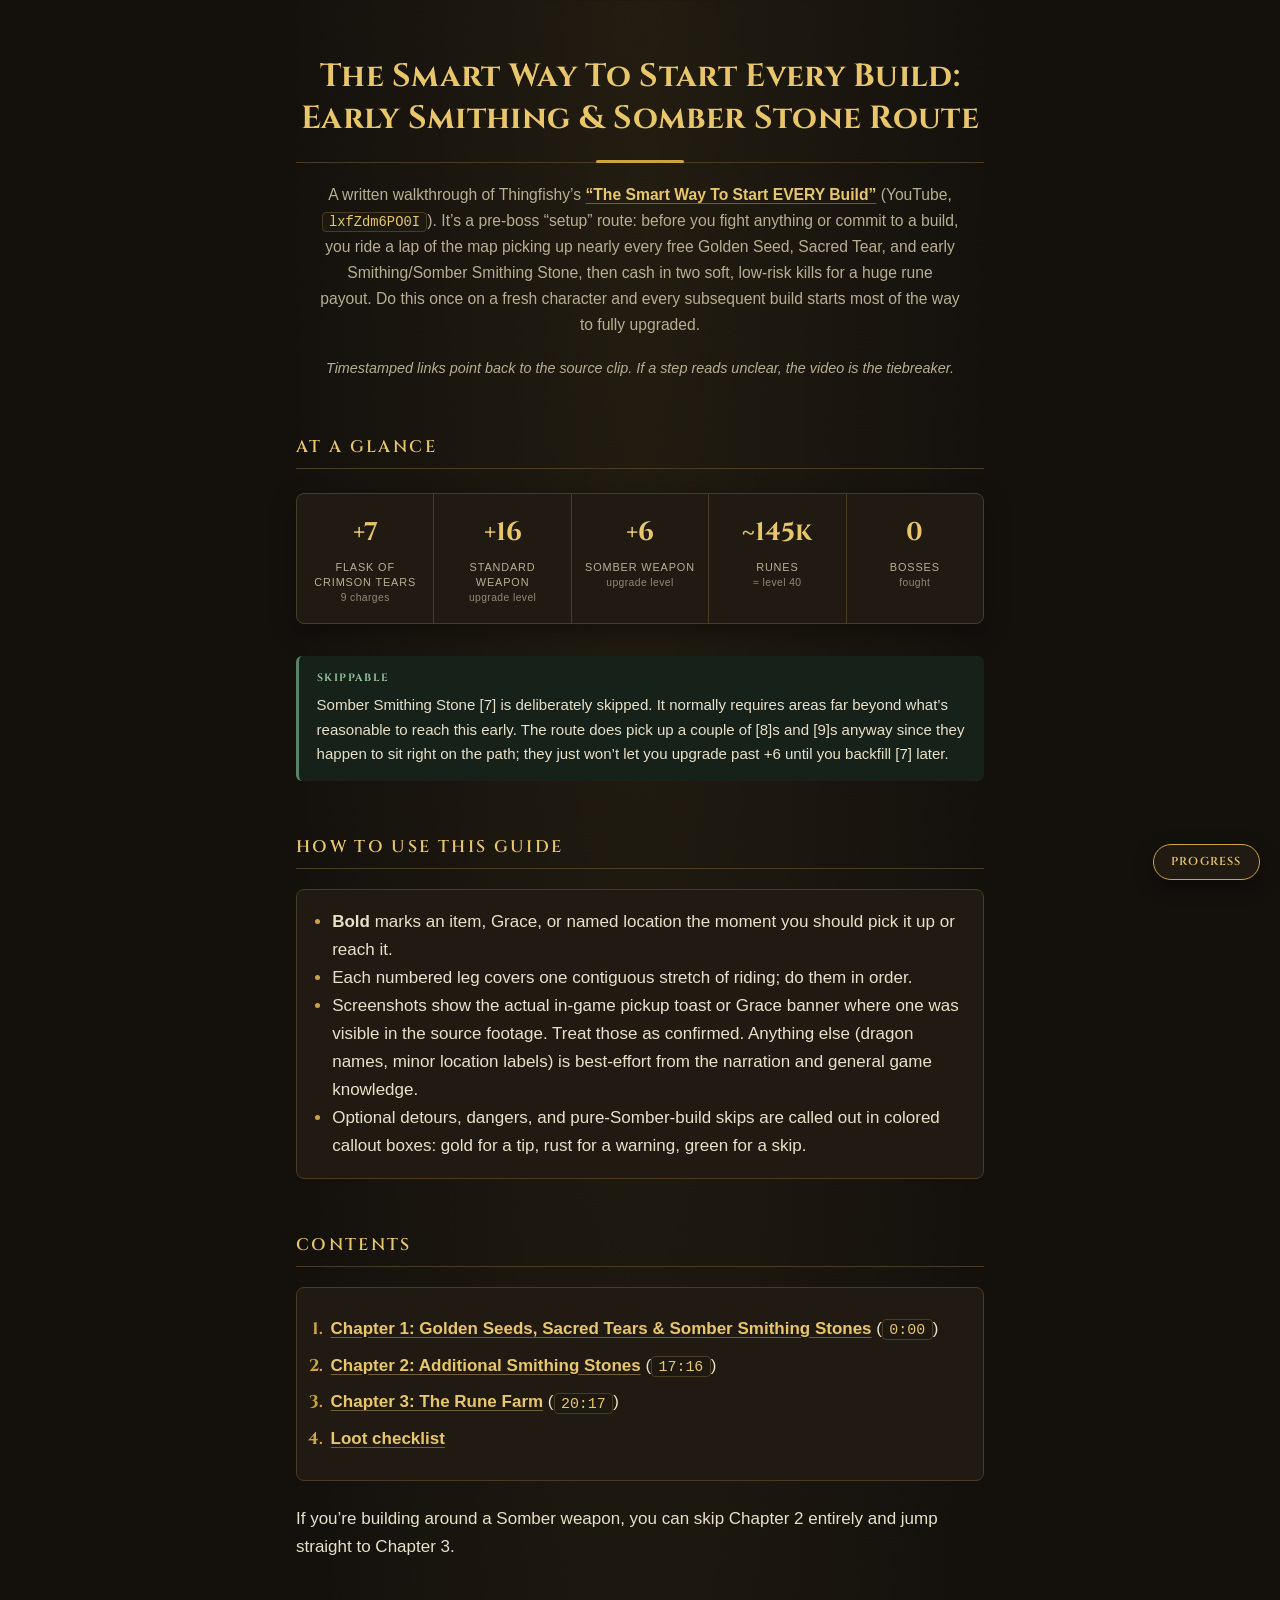
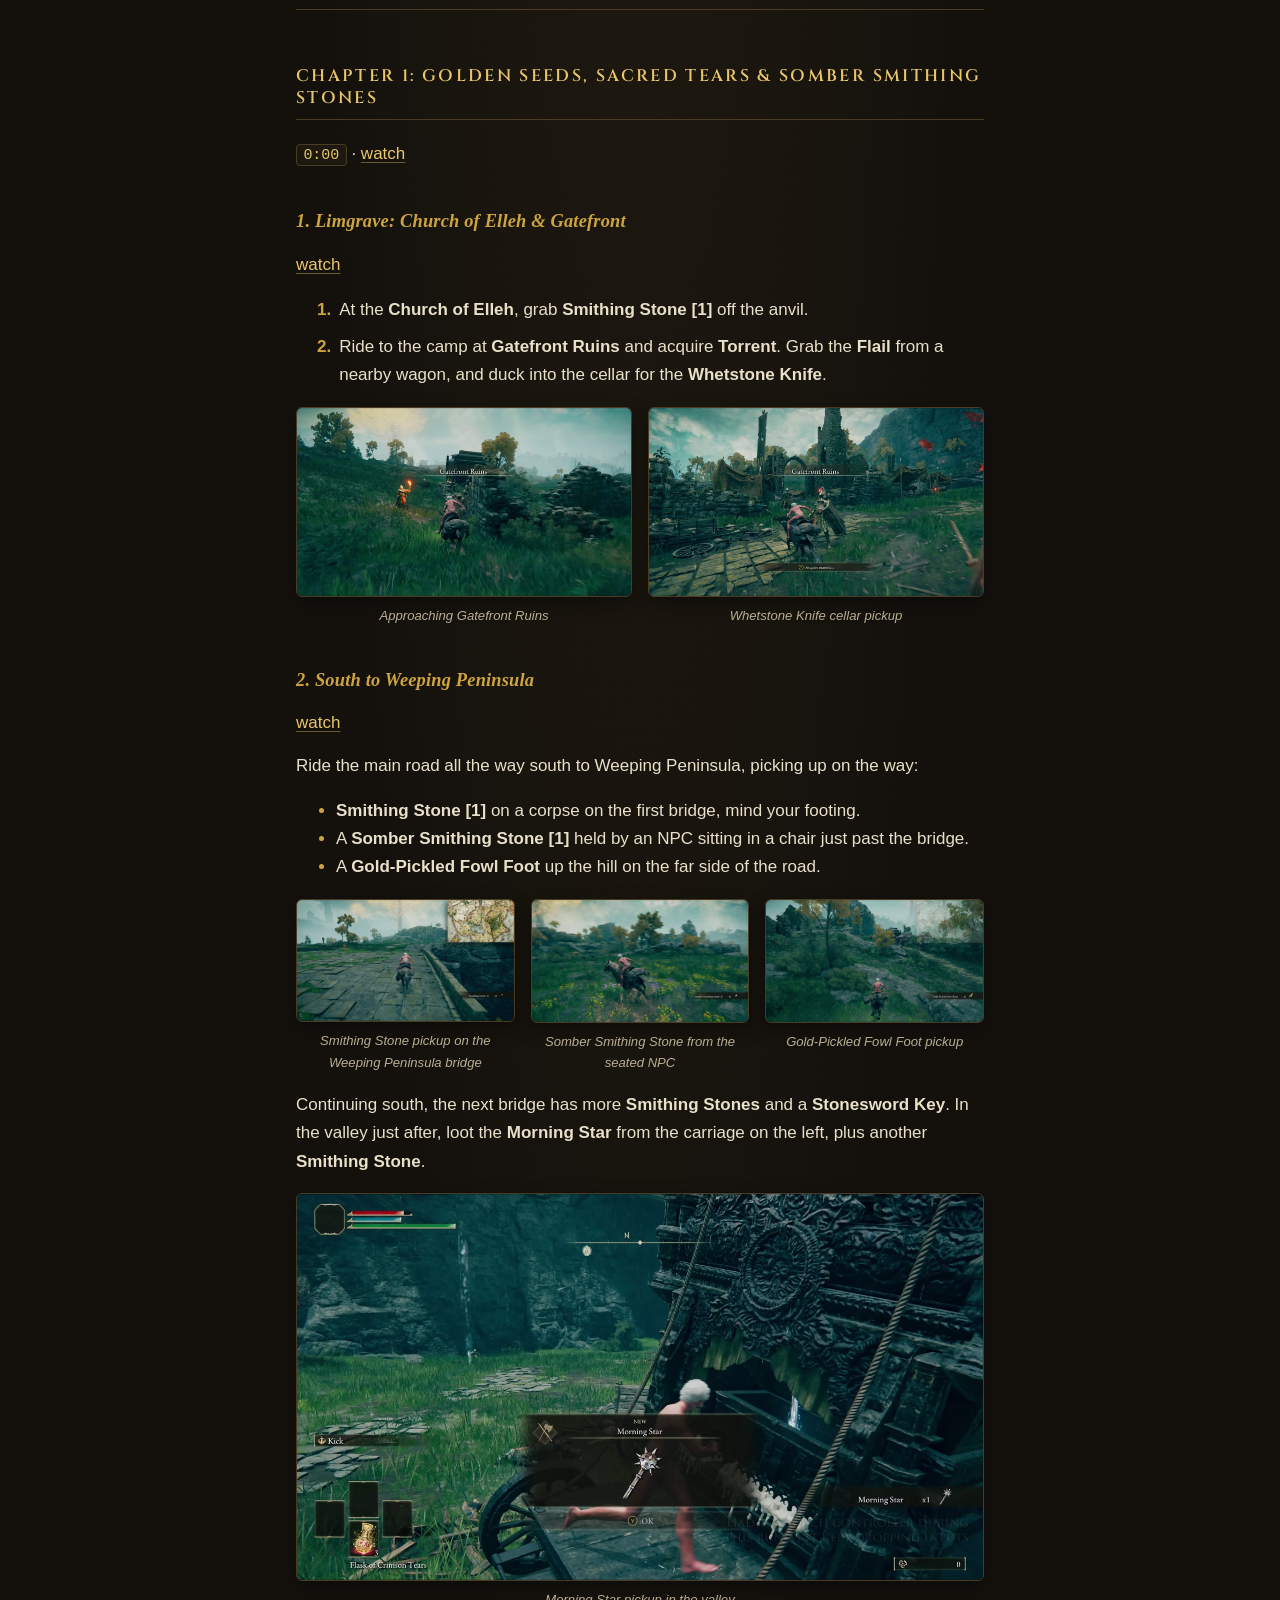
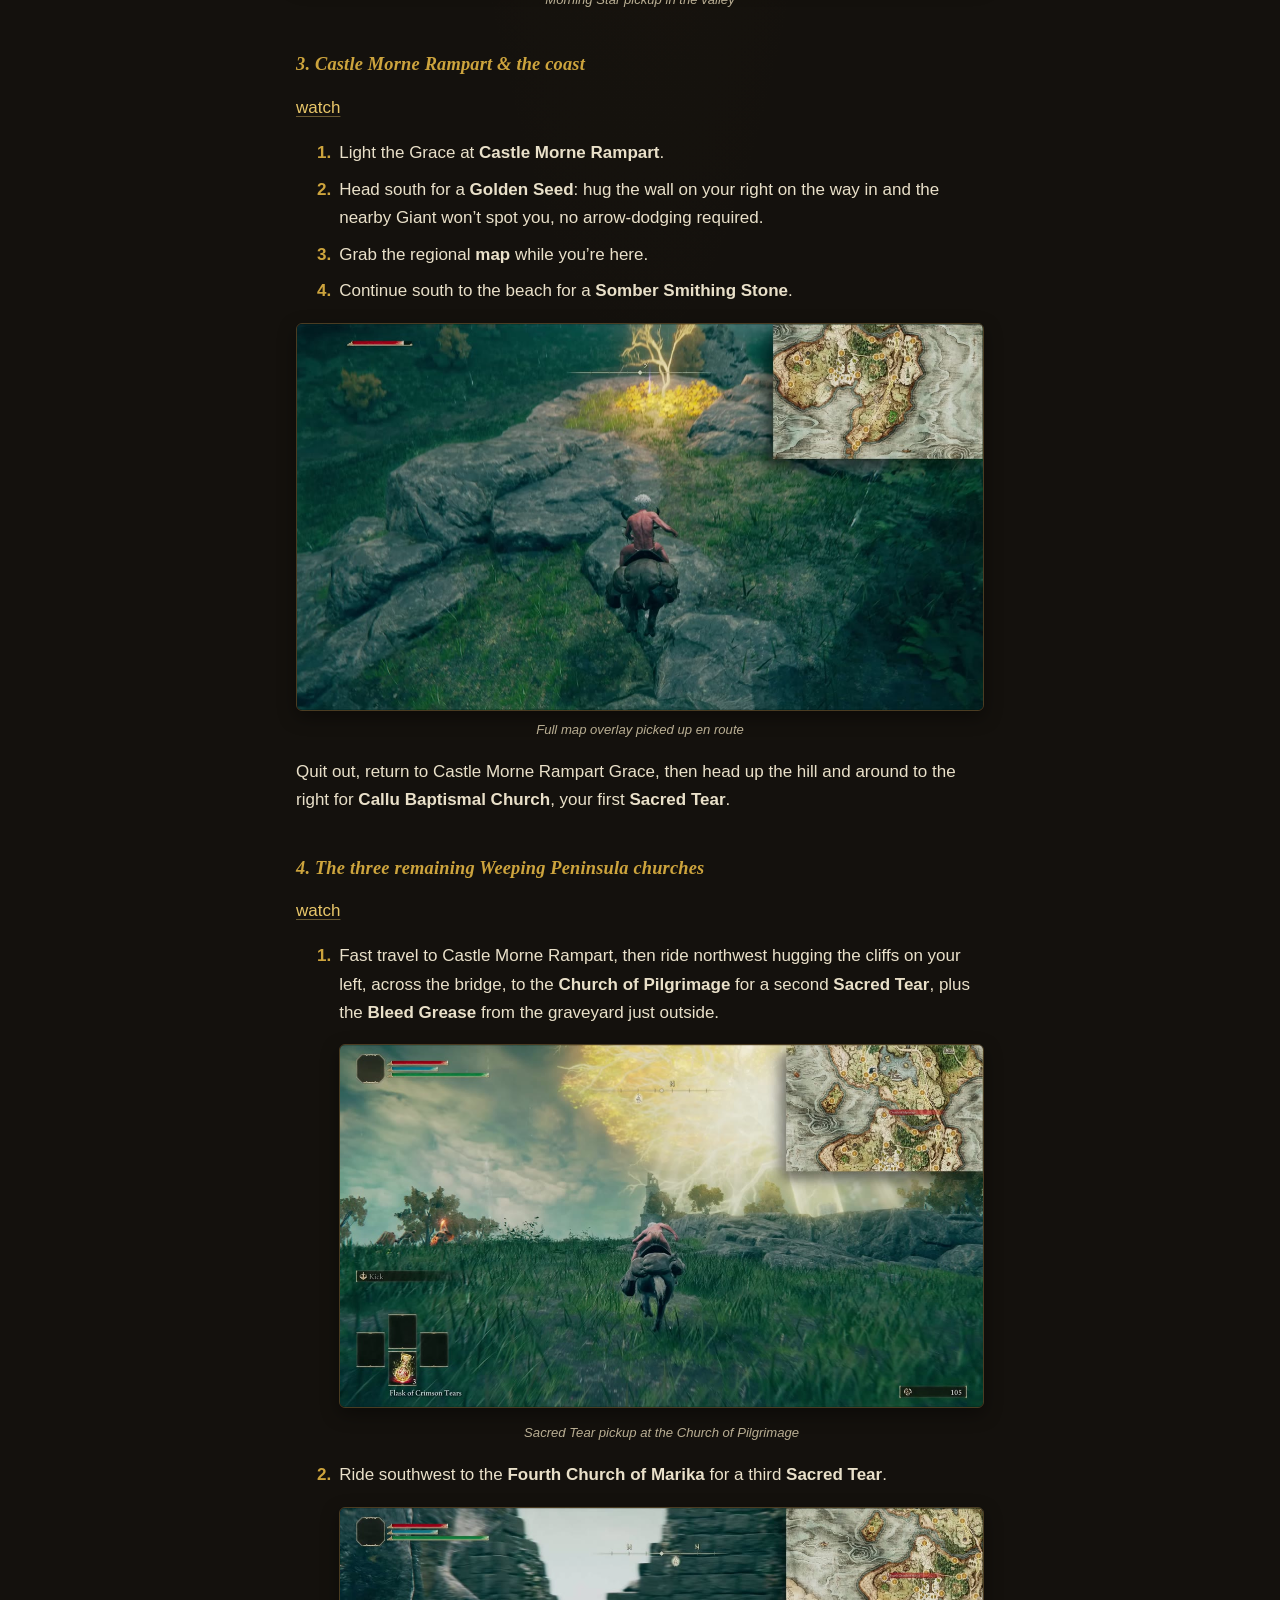
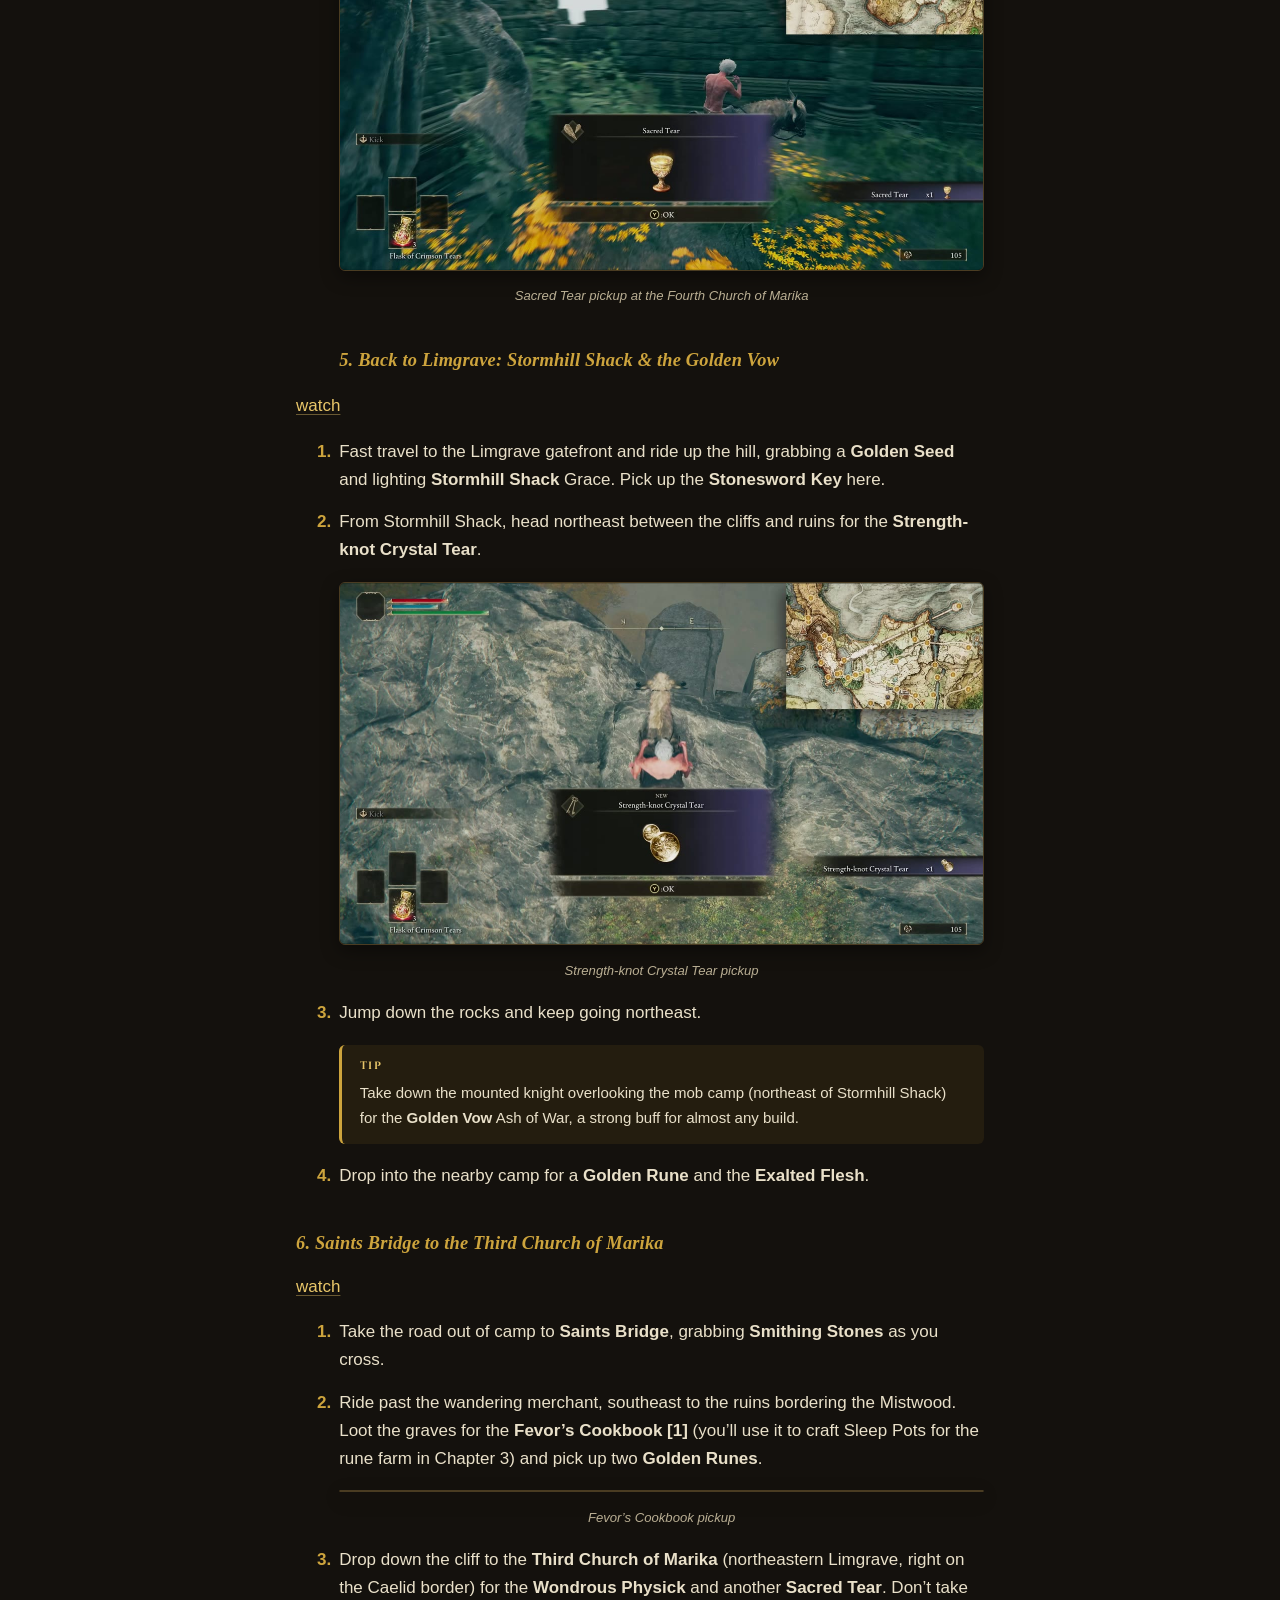
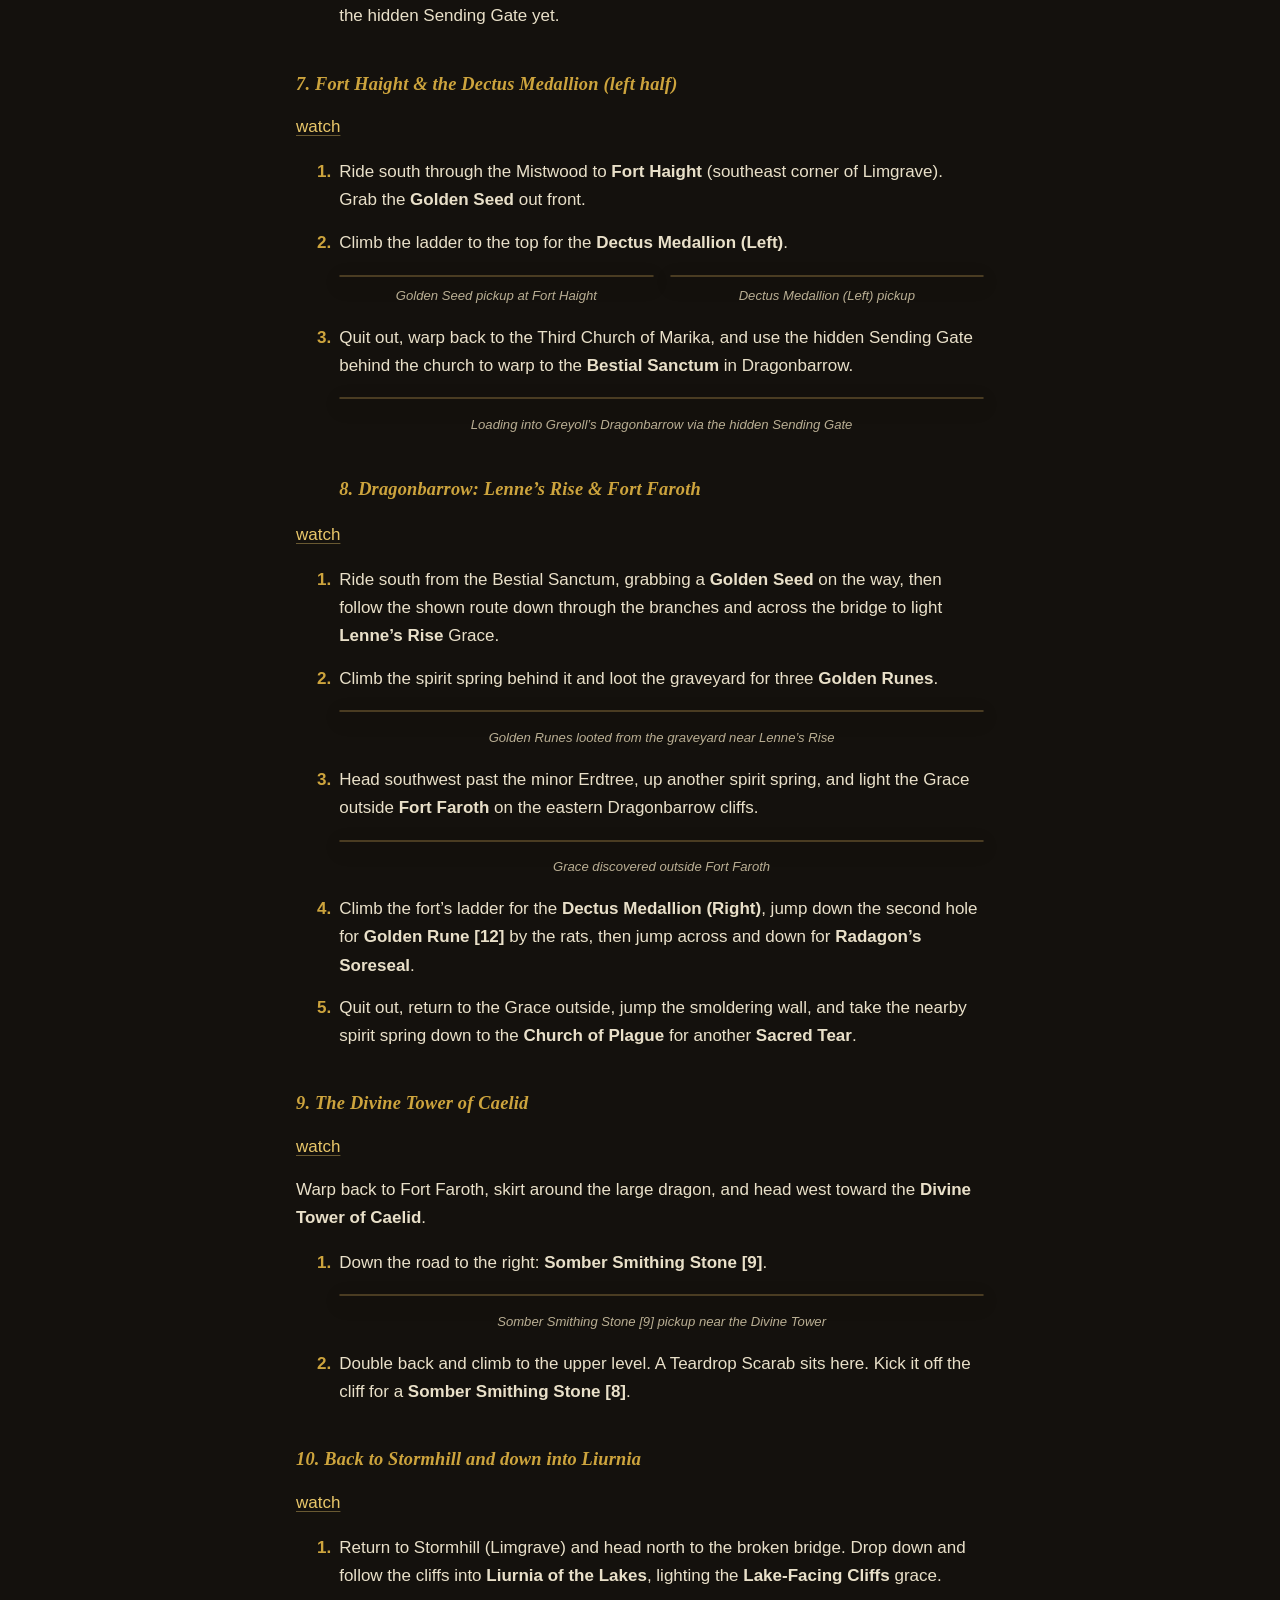
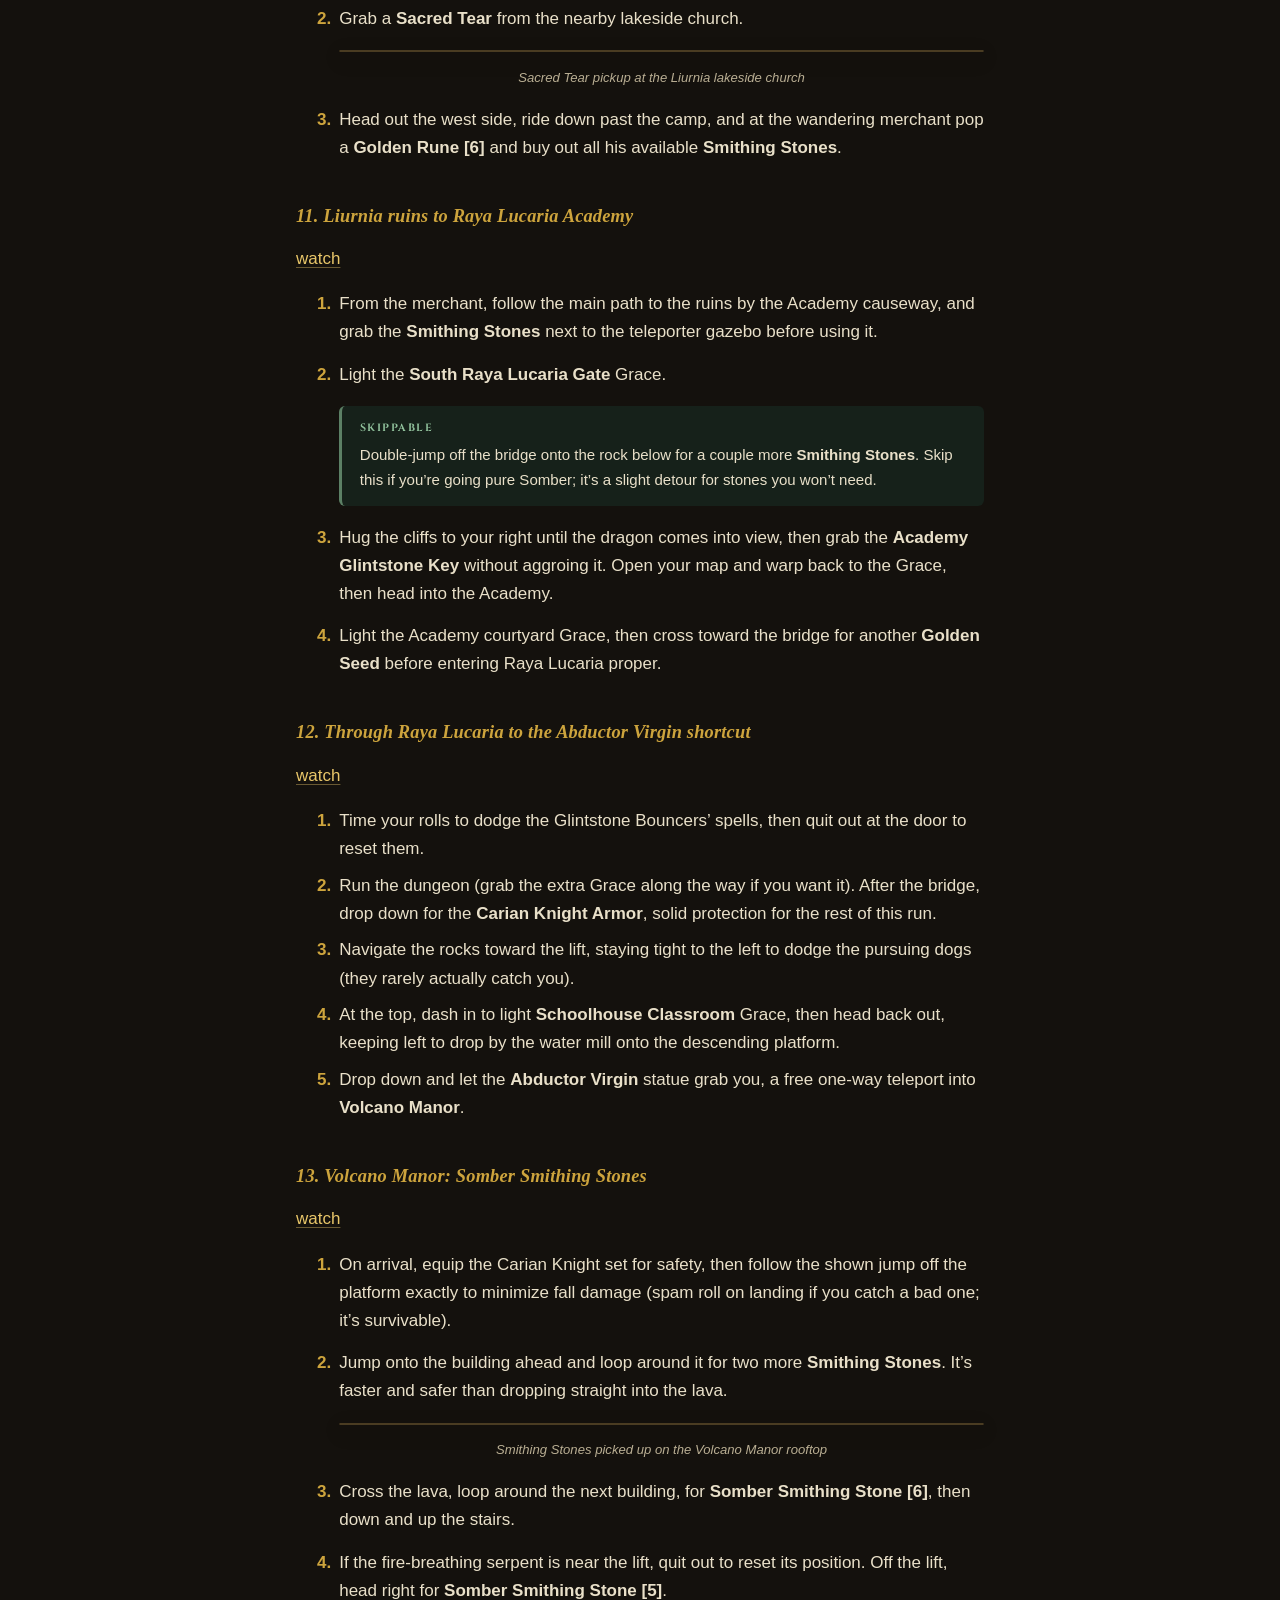
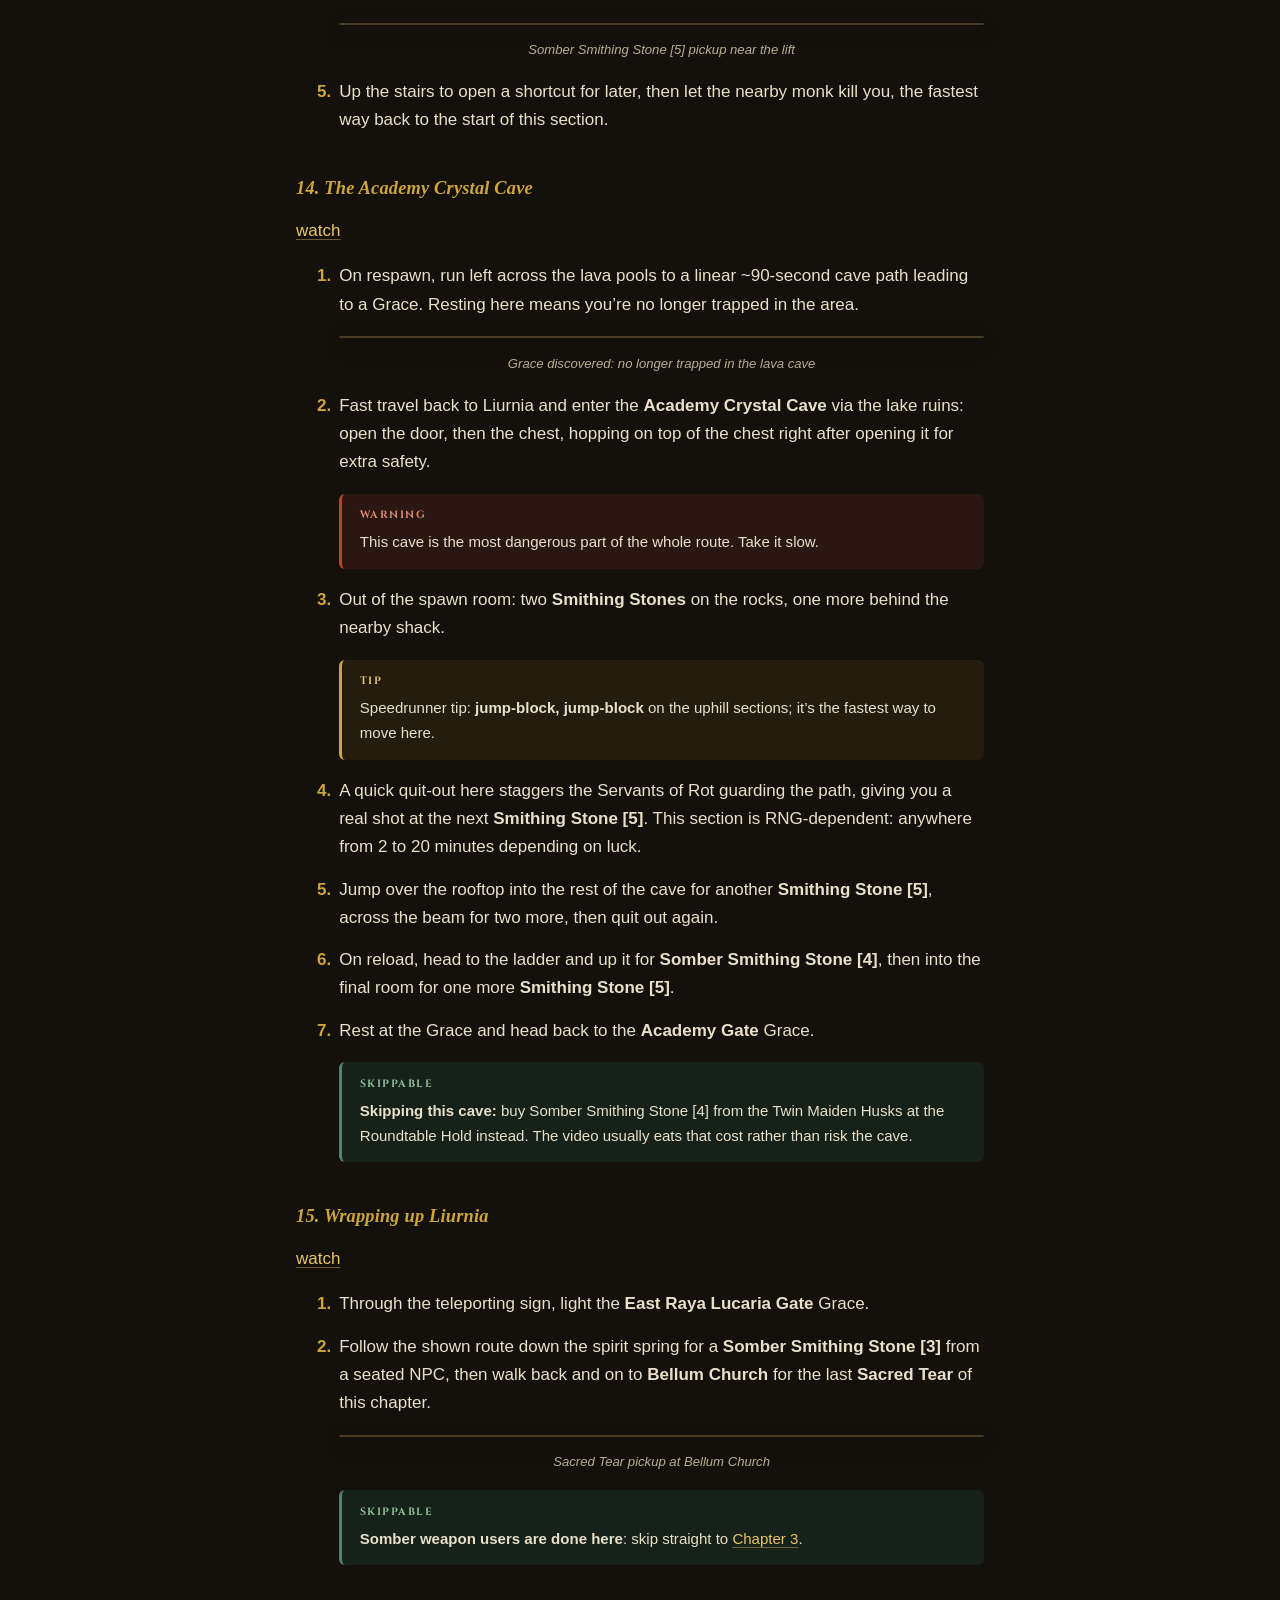
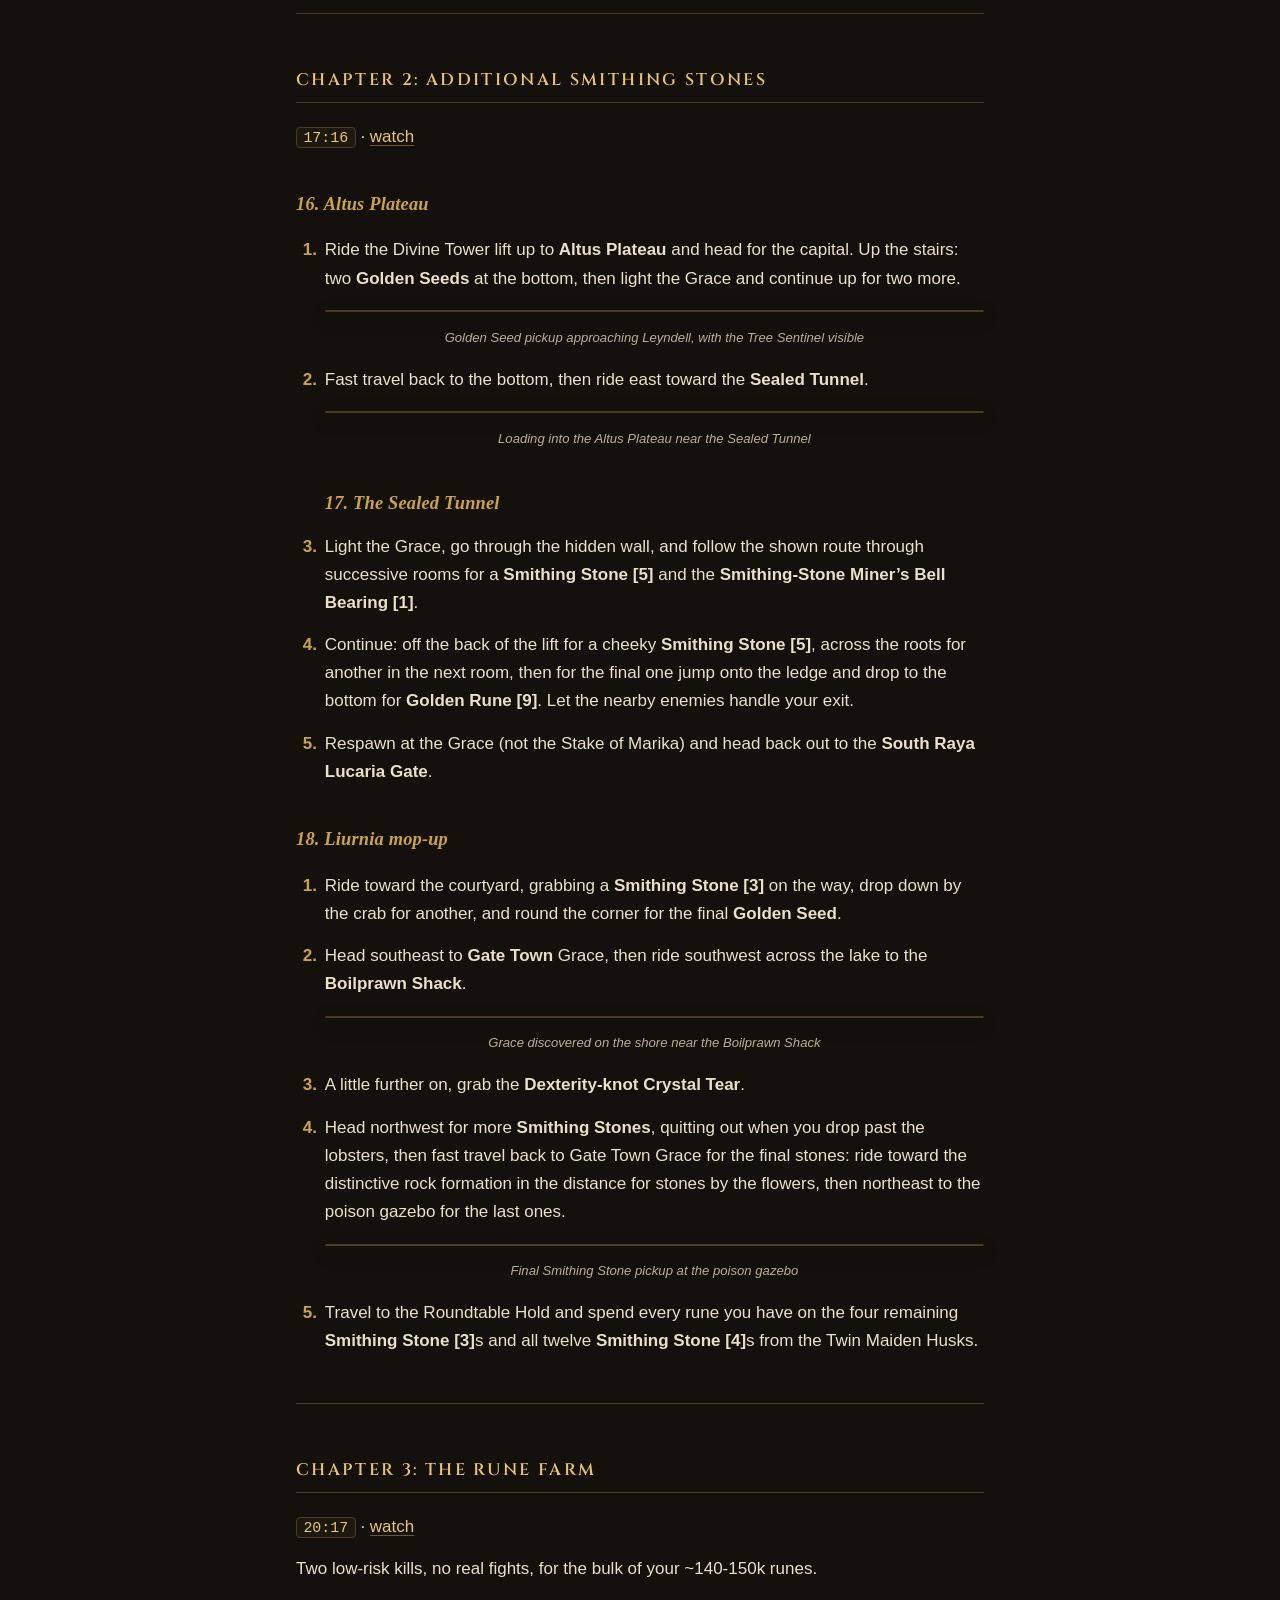
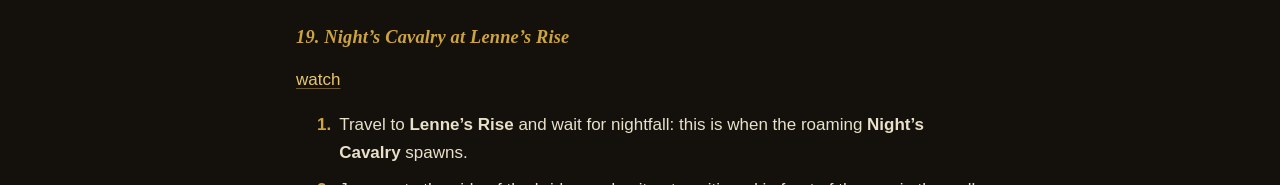
<file: index.html>
<!doctype html>
<html lang="en">
<head>
  <meta charset="utf-8">
  <meta http-equiv="refresh" content="0; url=guide.html">
  <meta name="viewport" content="width=device-width, initial-scale=1">
  <title>Thingfishy Elden Ring Guide</title>
</head>
<body>
  <p><a href="guide.html">Open the guide</a>.</p>
</body>
</html>
</file>
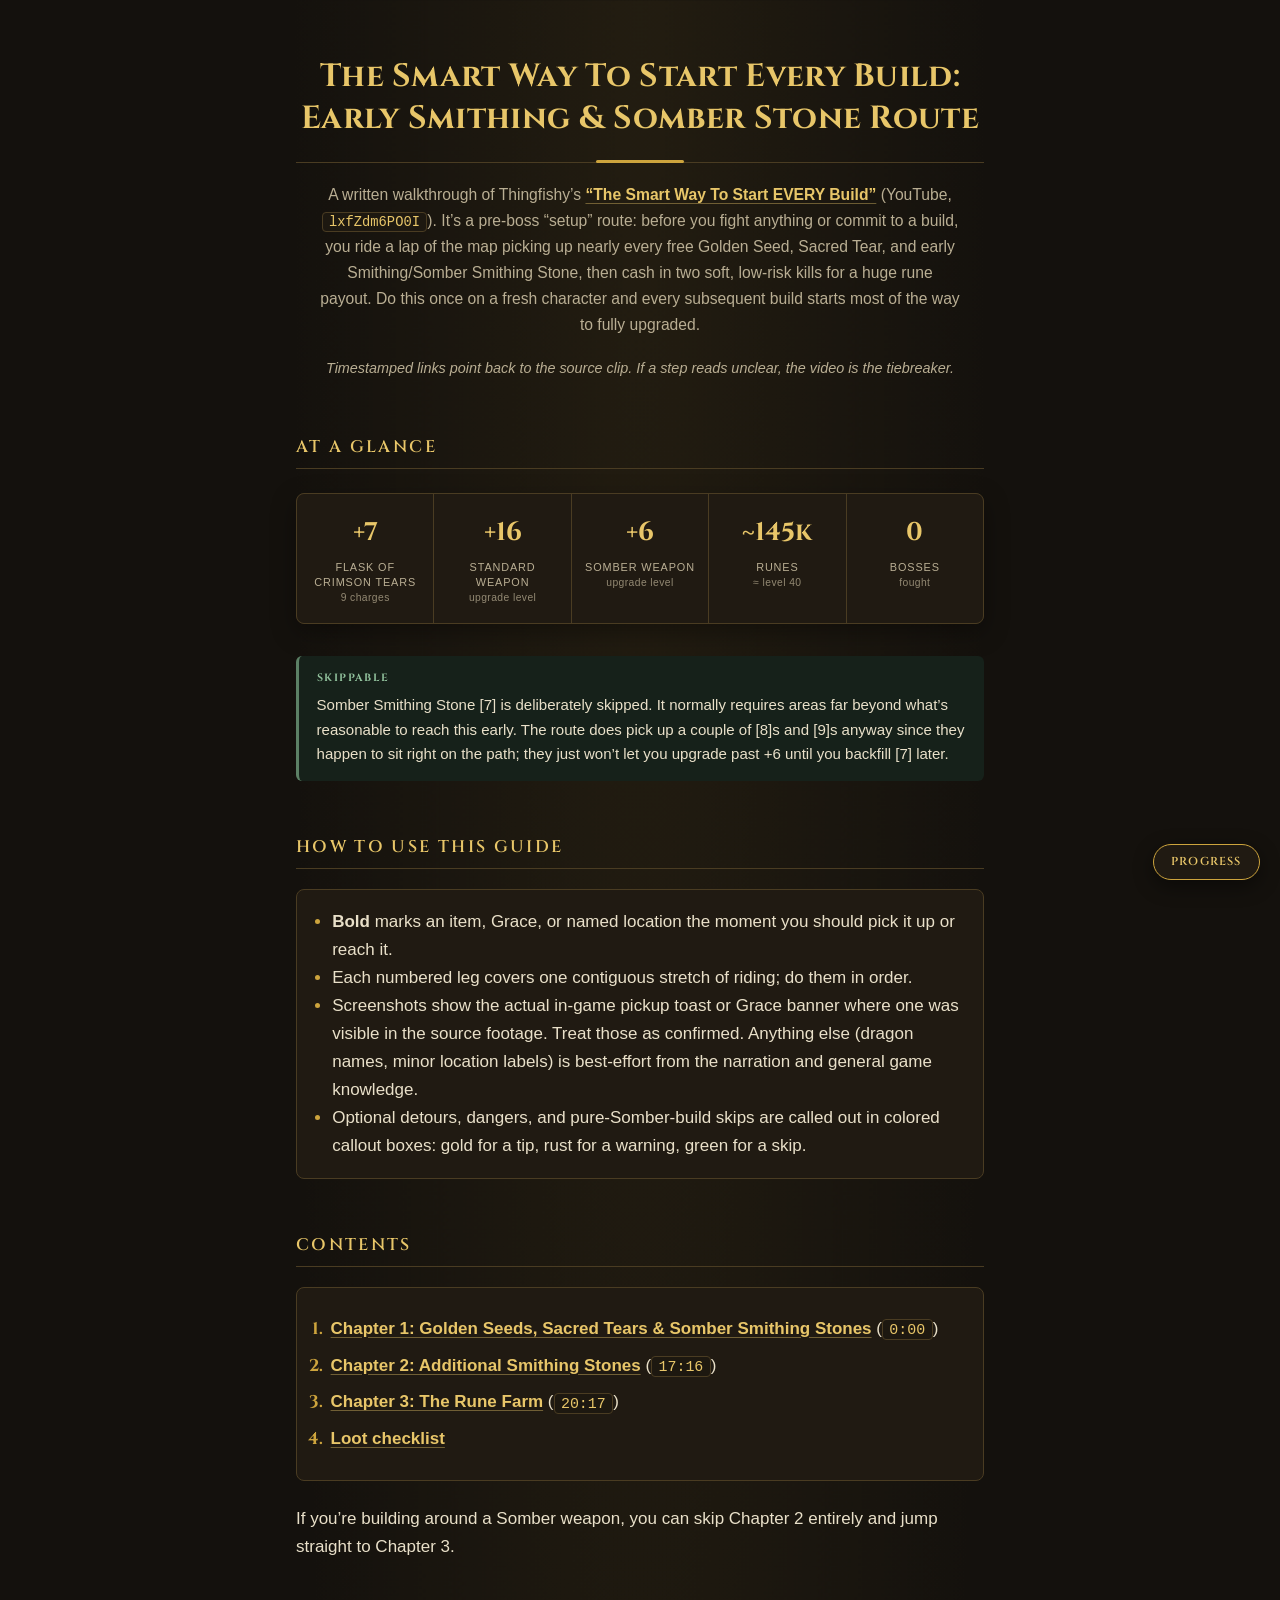
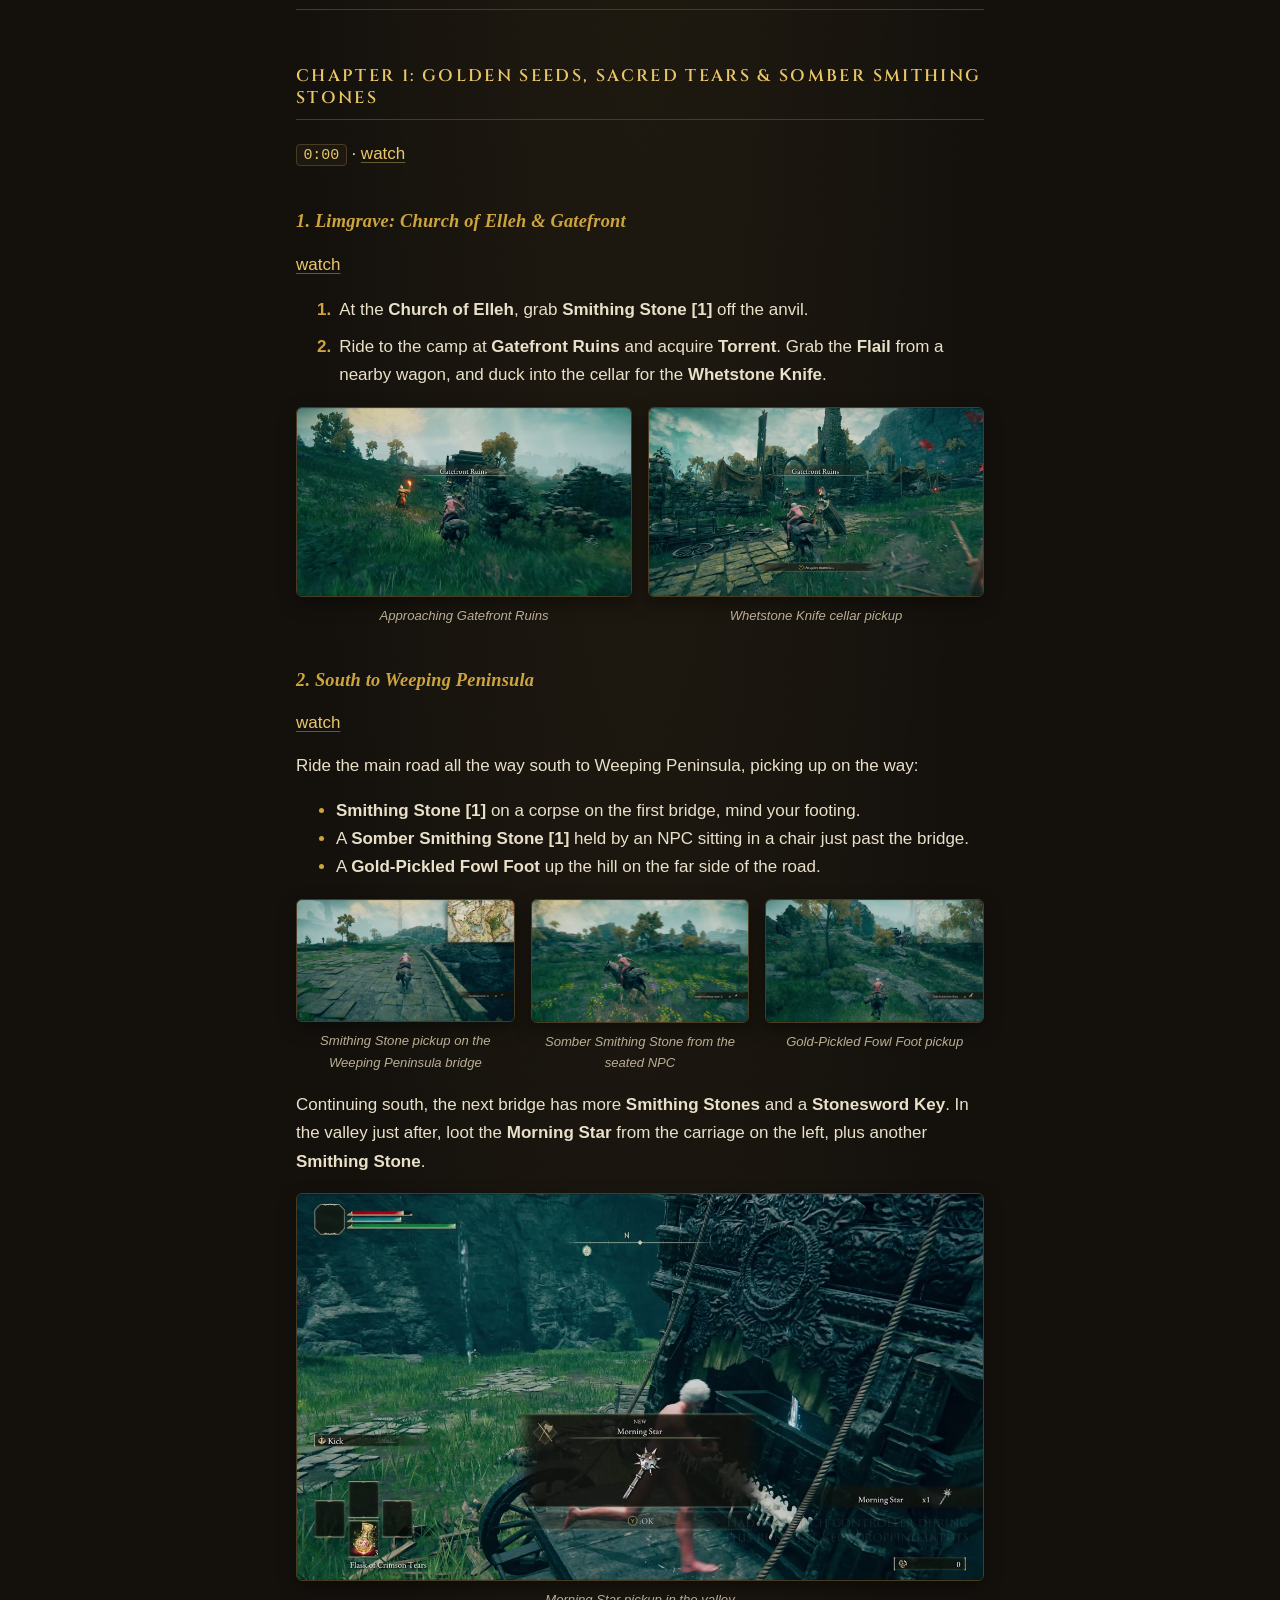
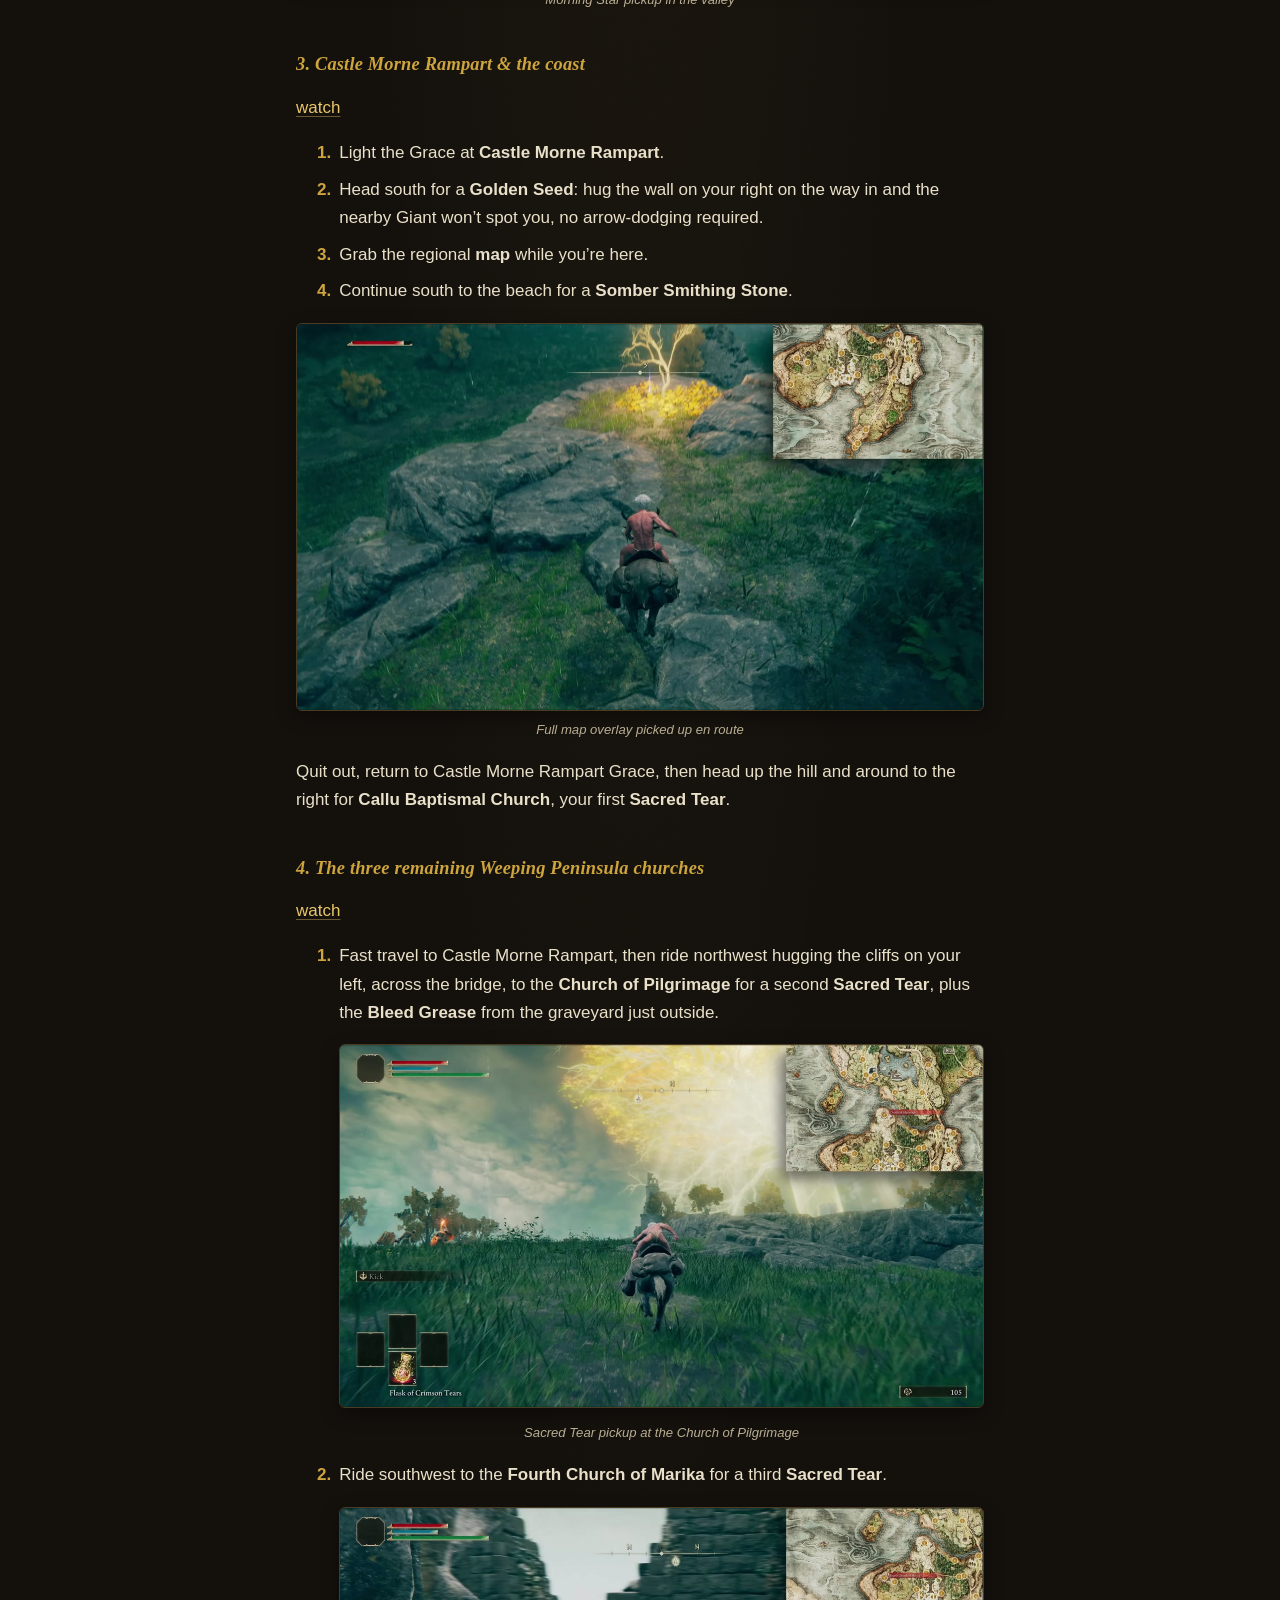
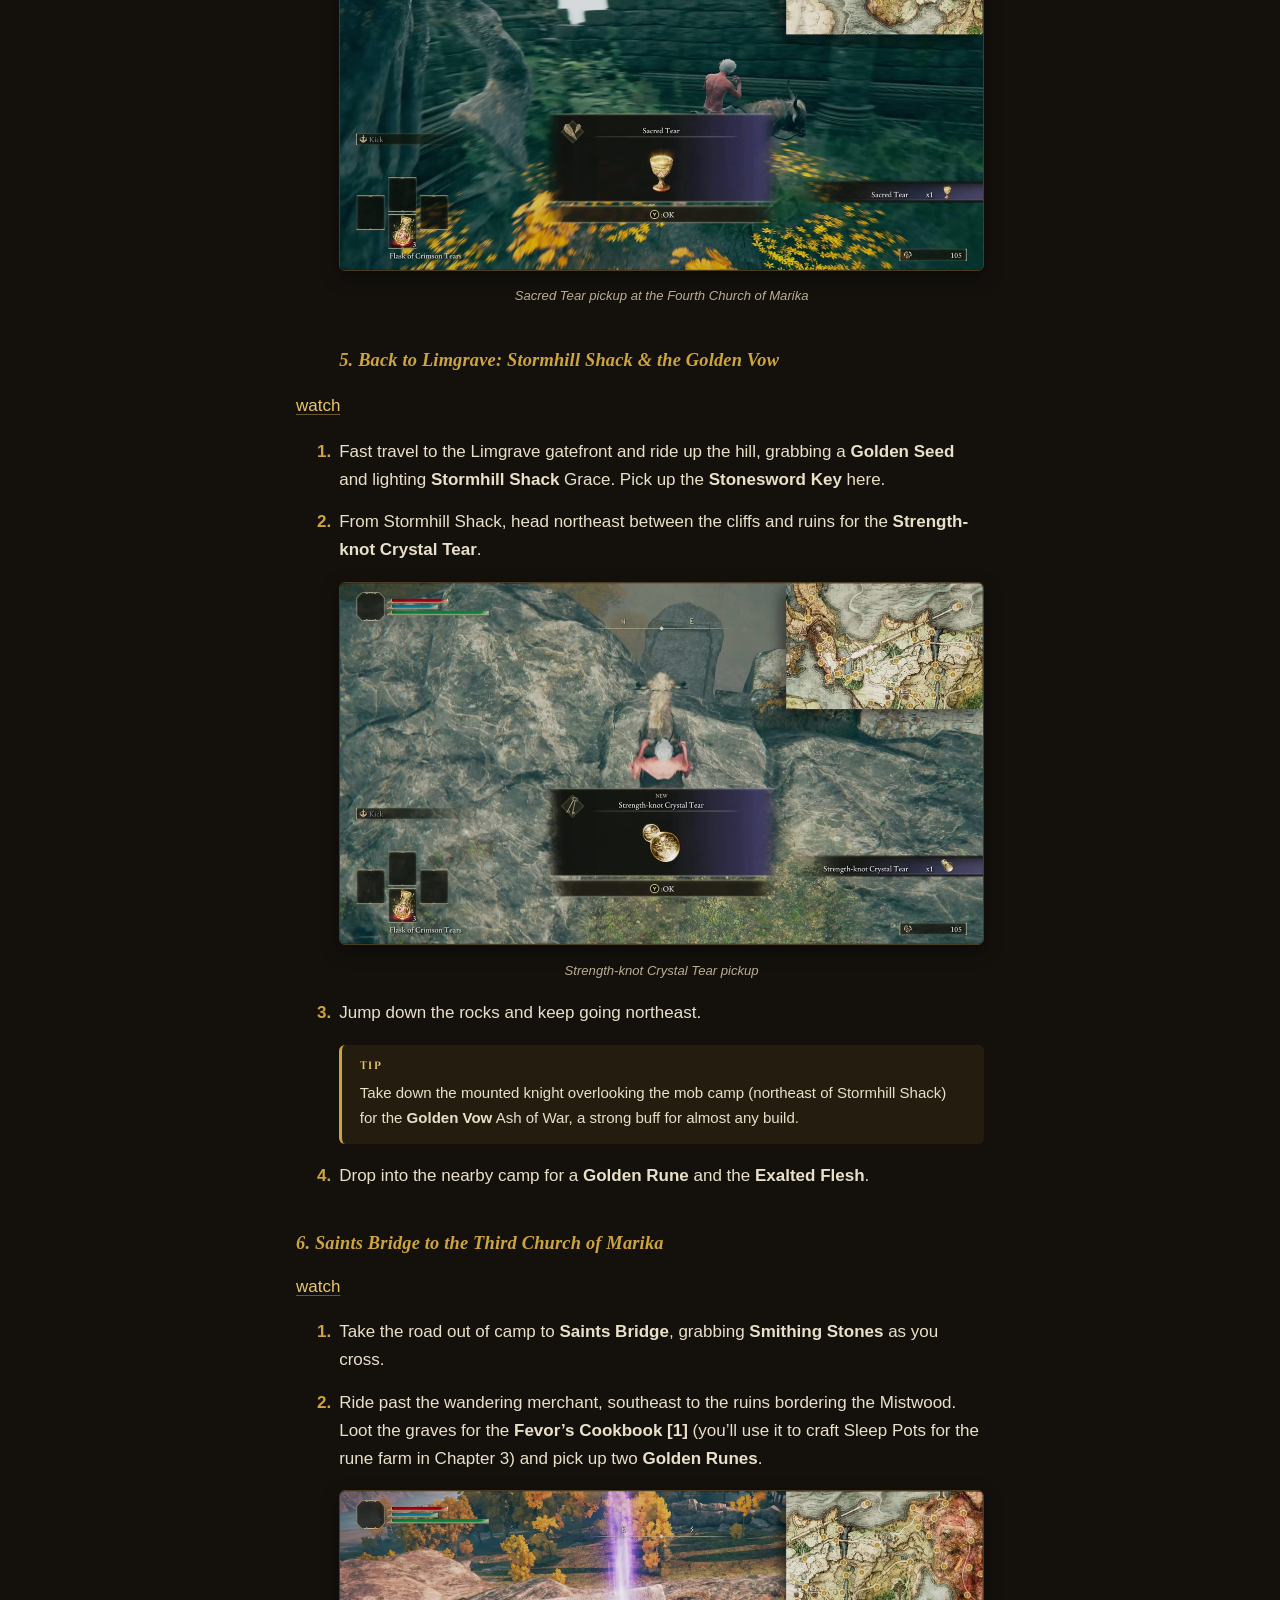
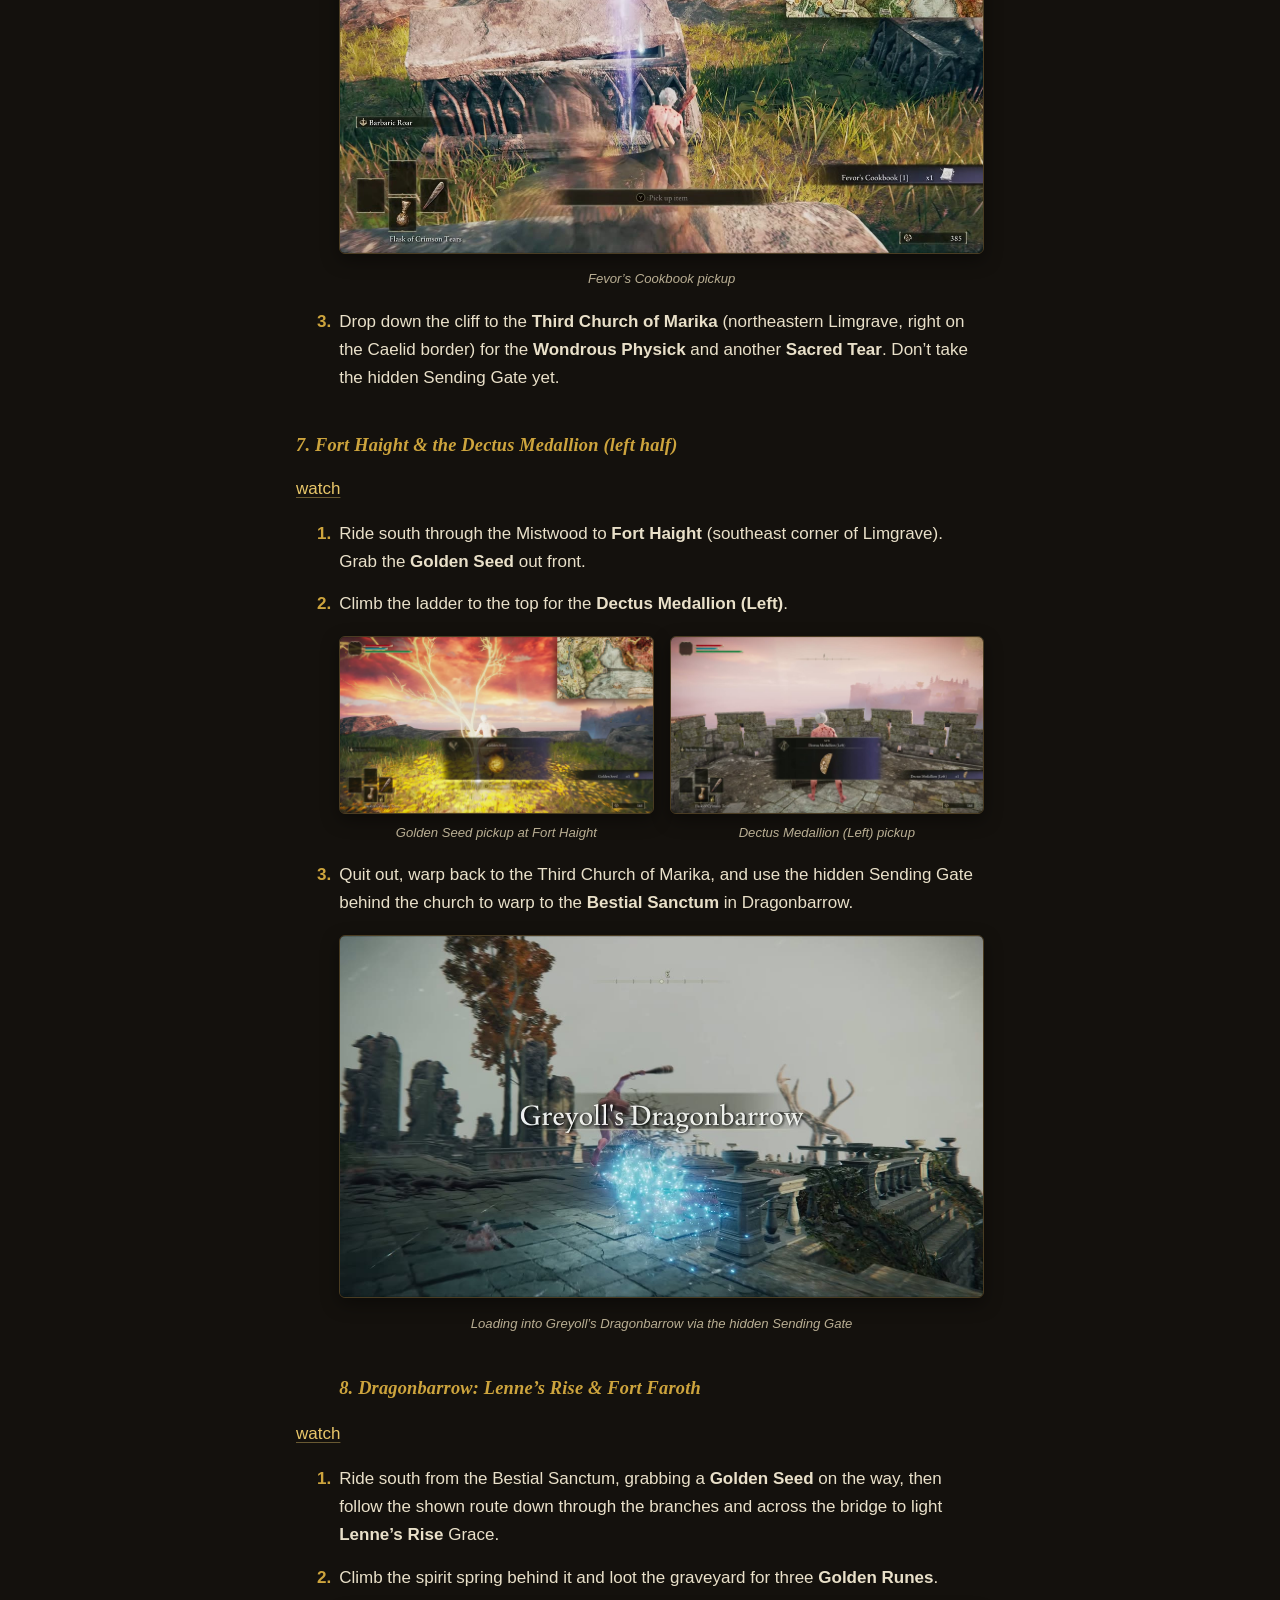
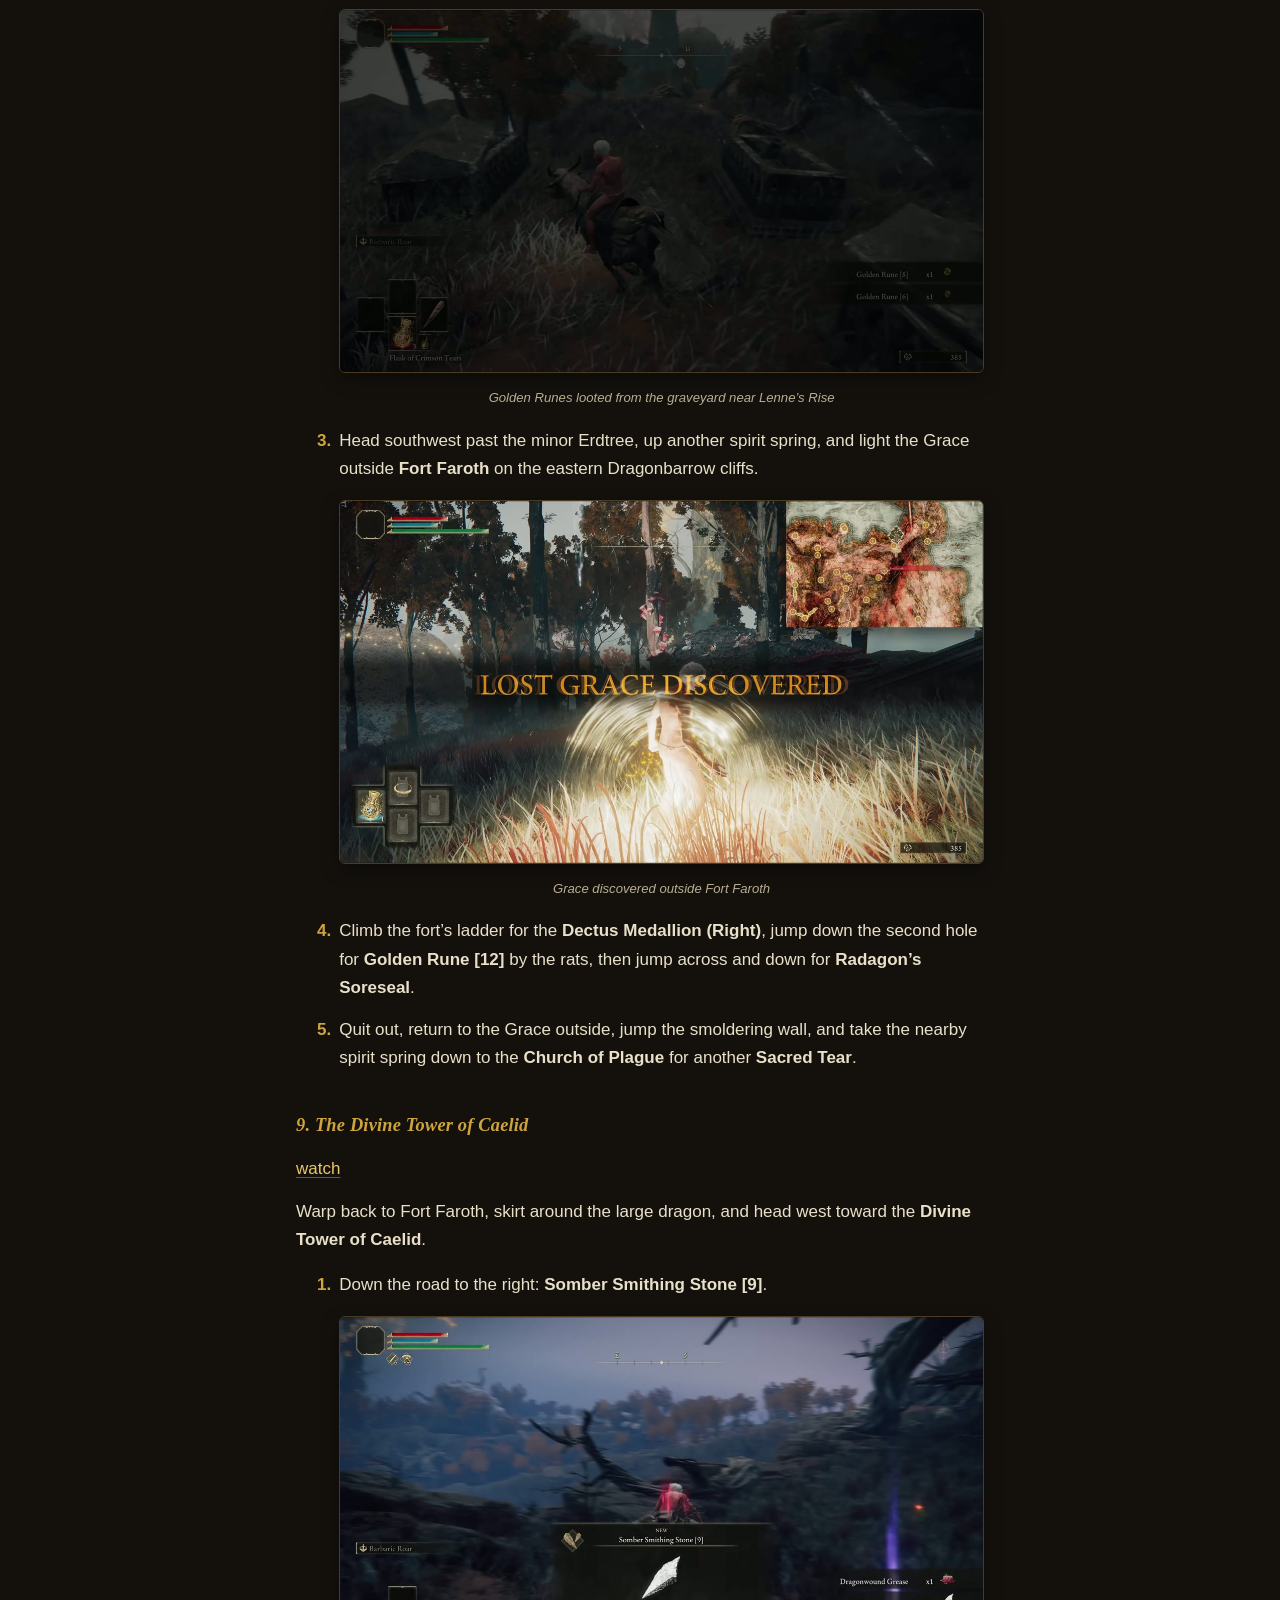
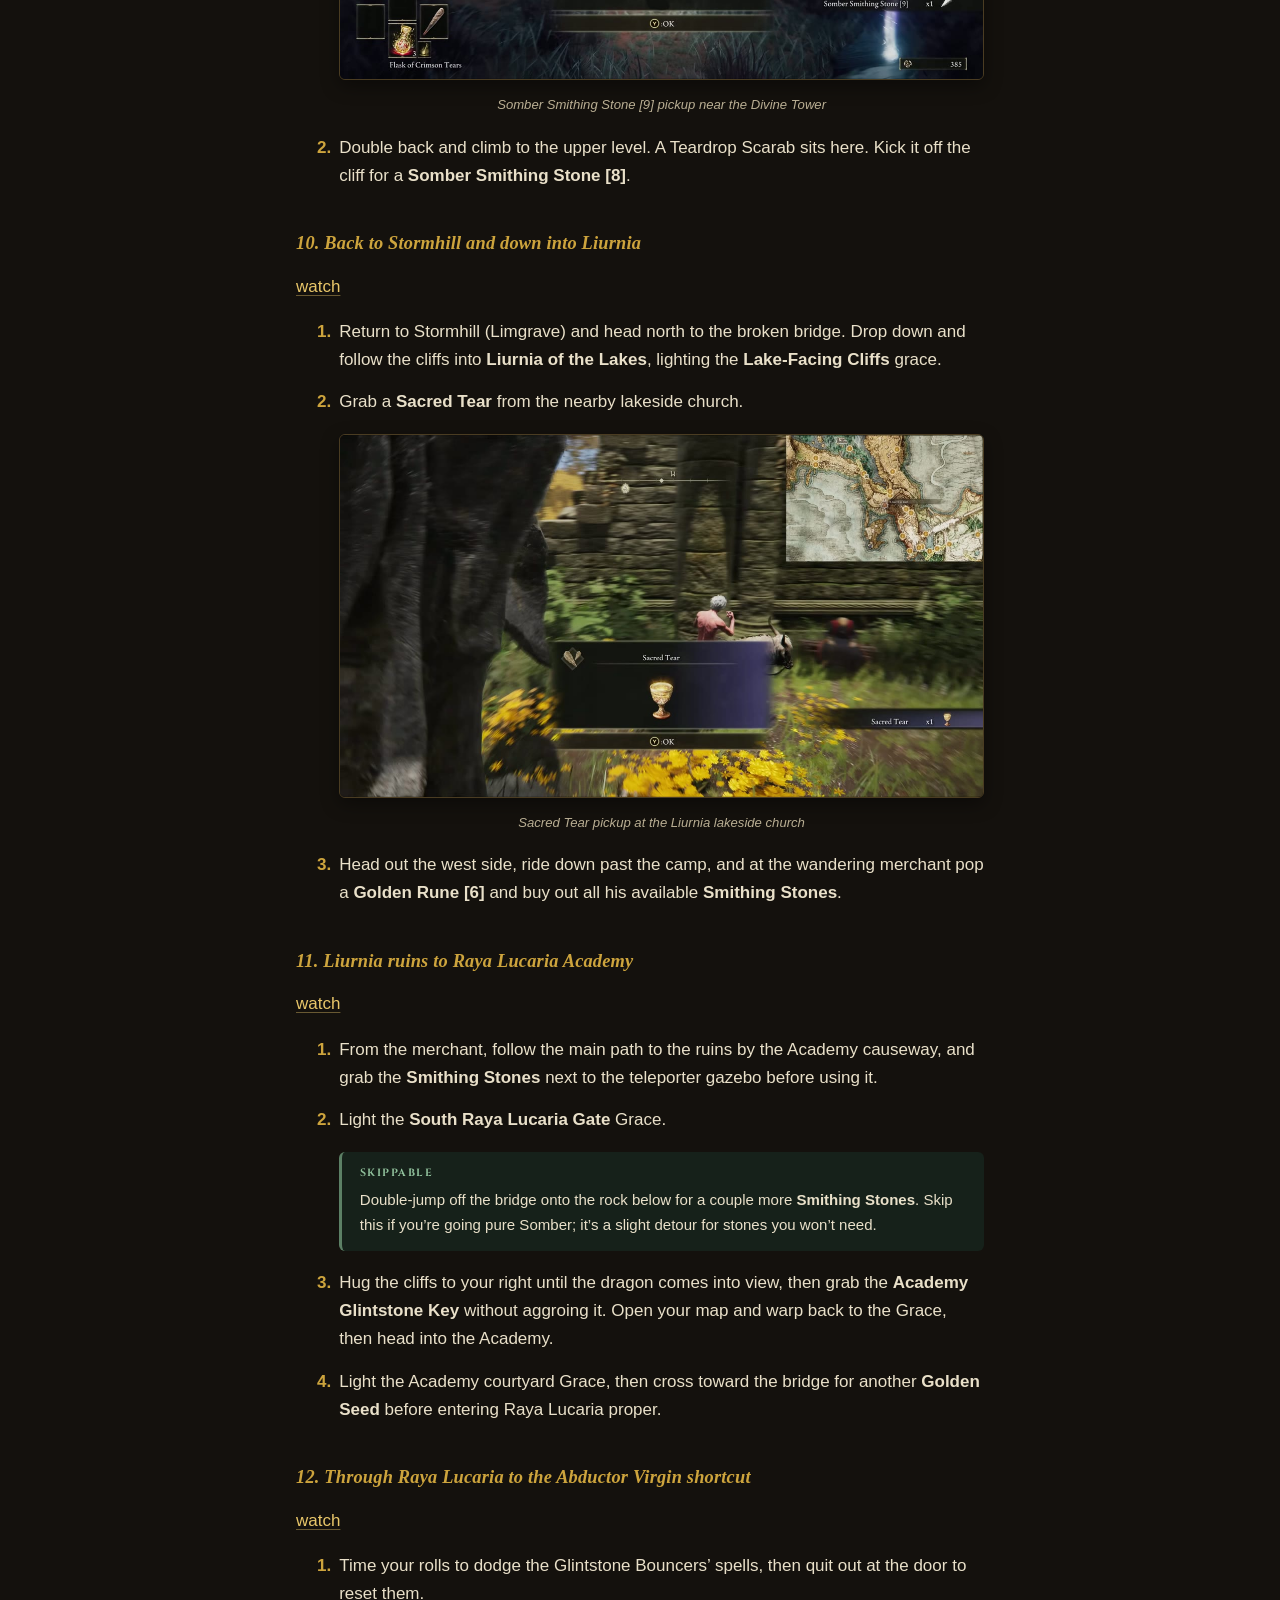
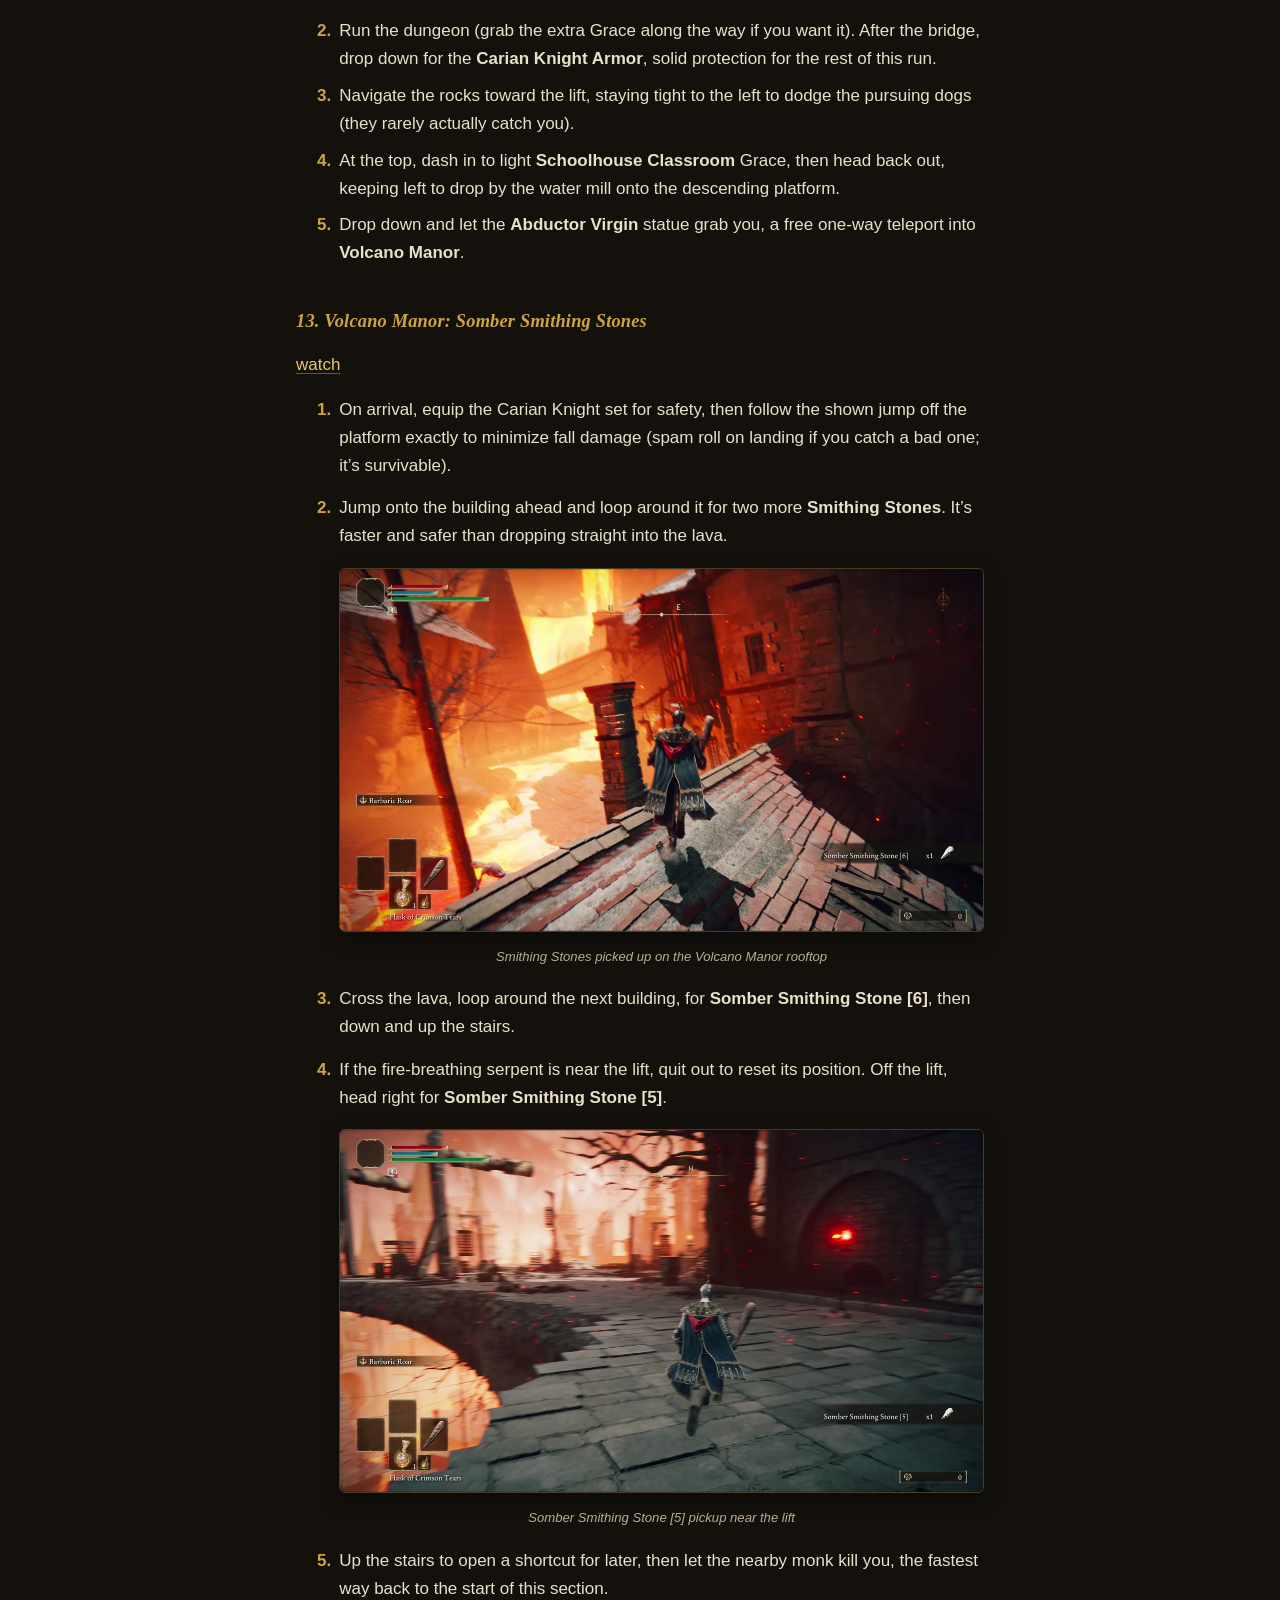
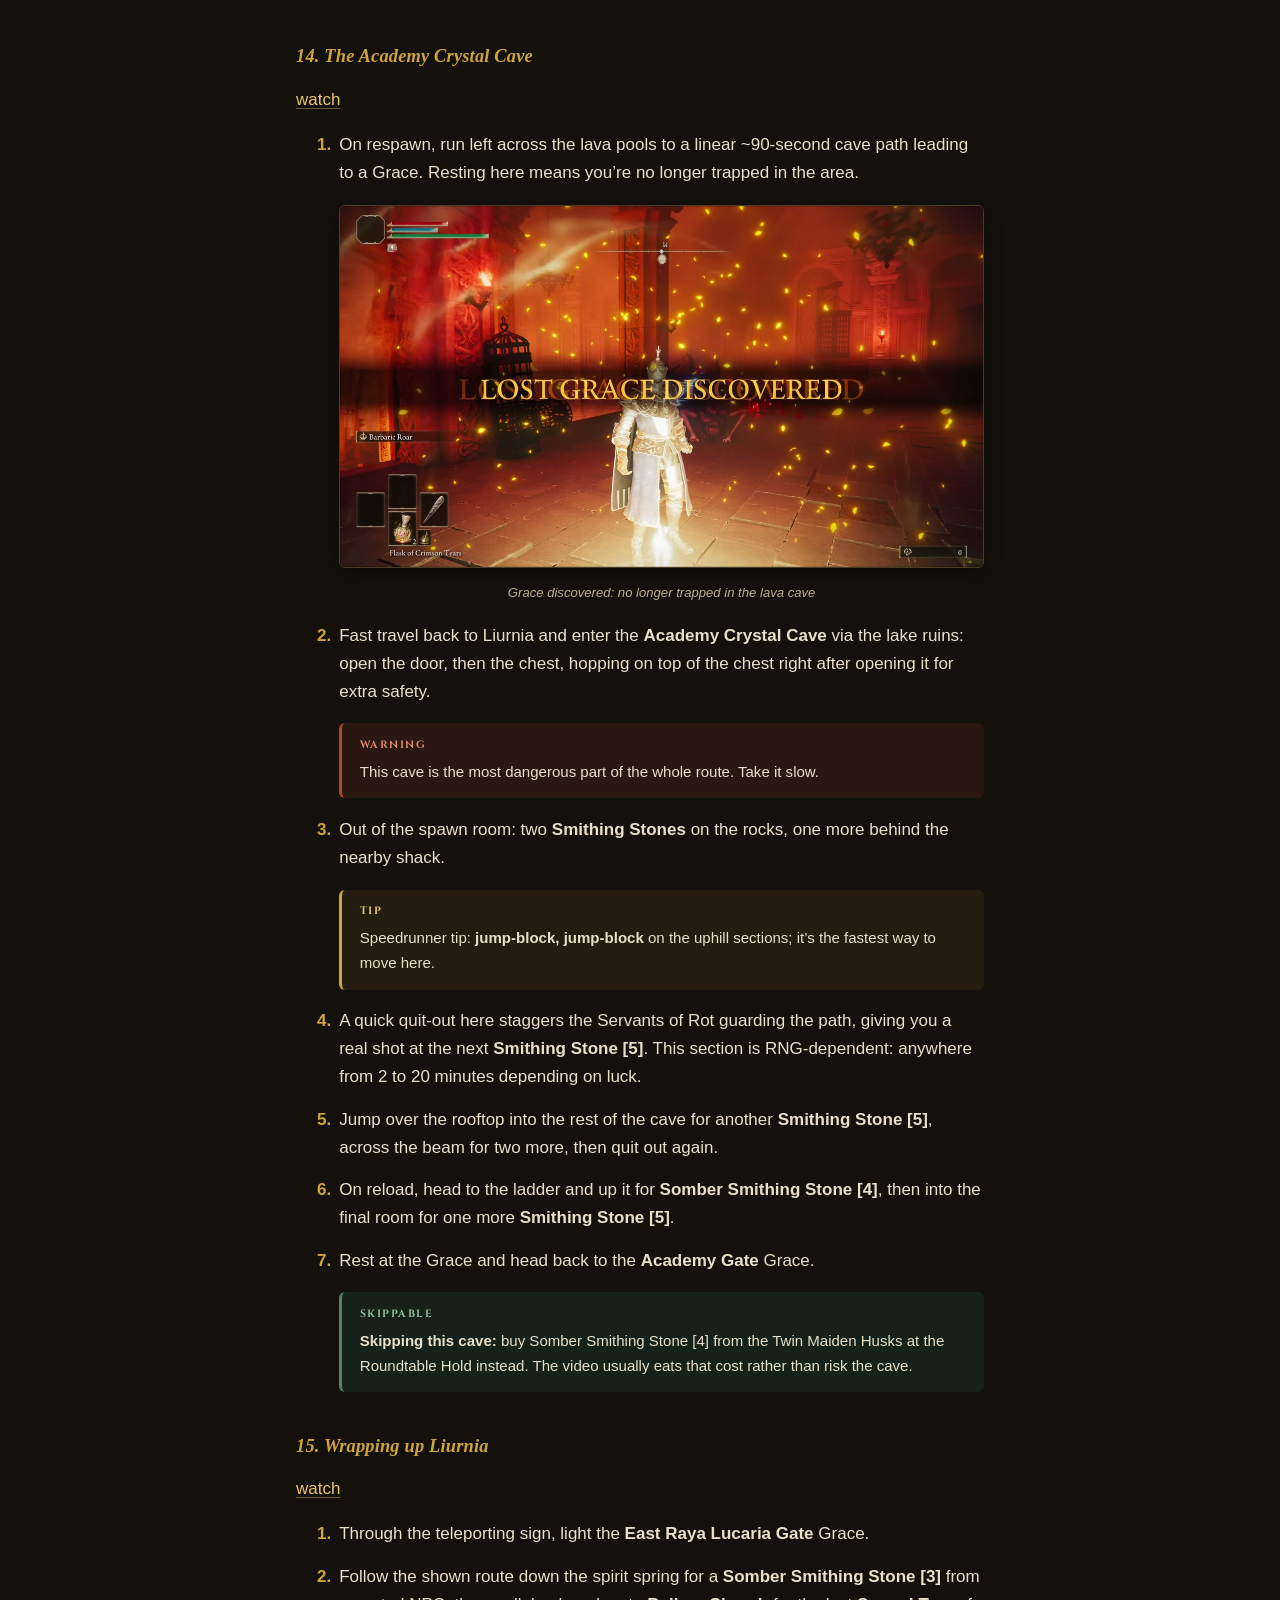
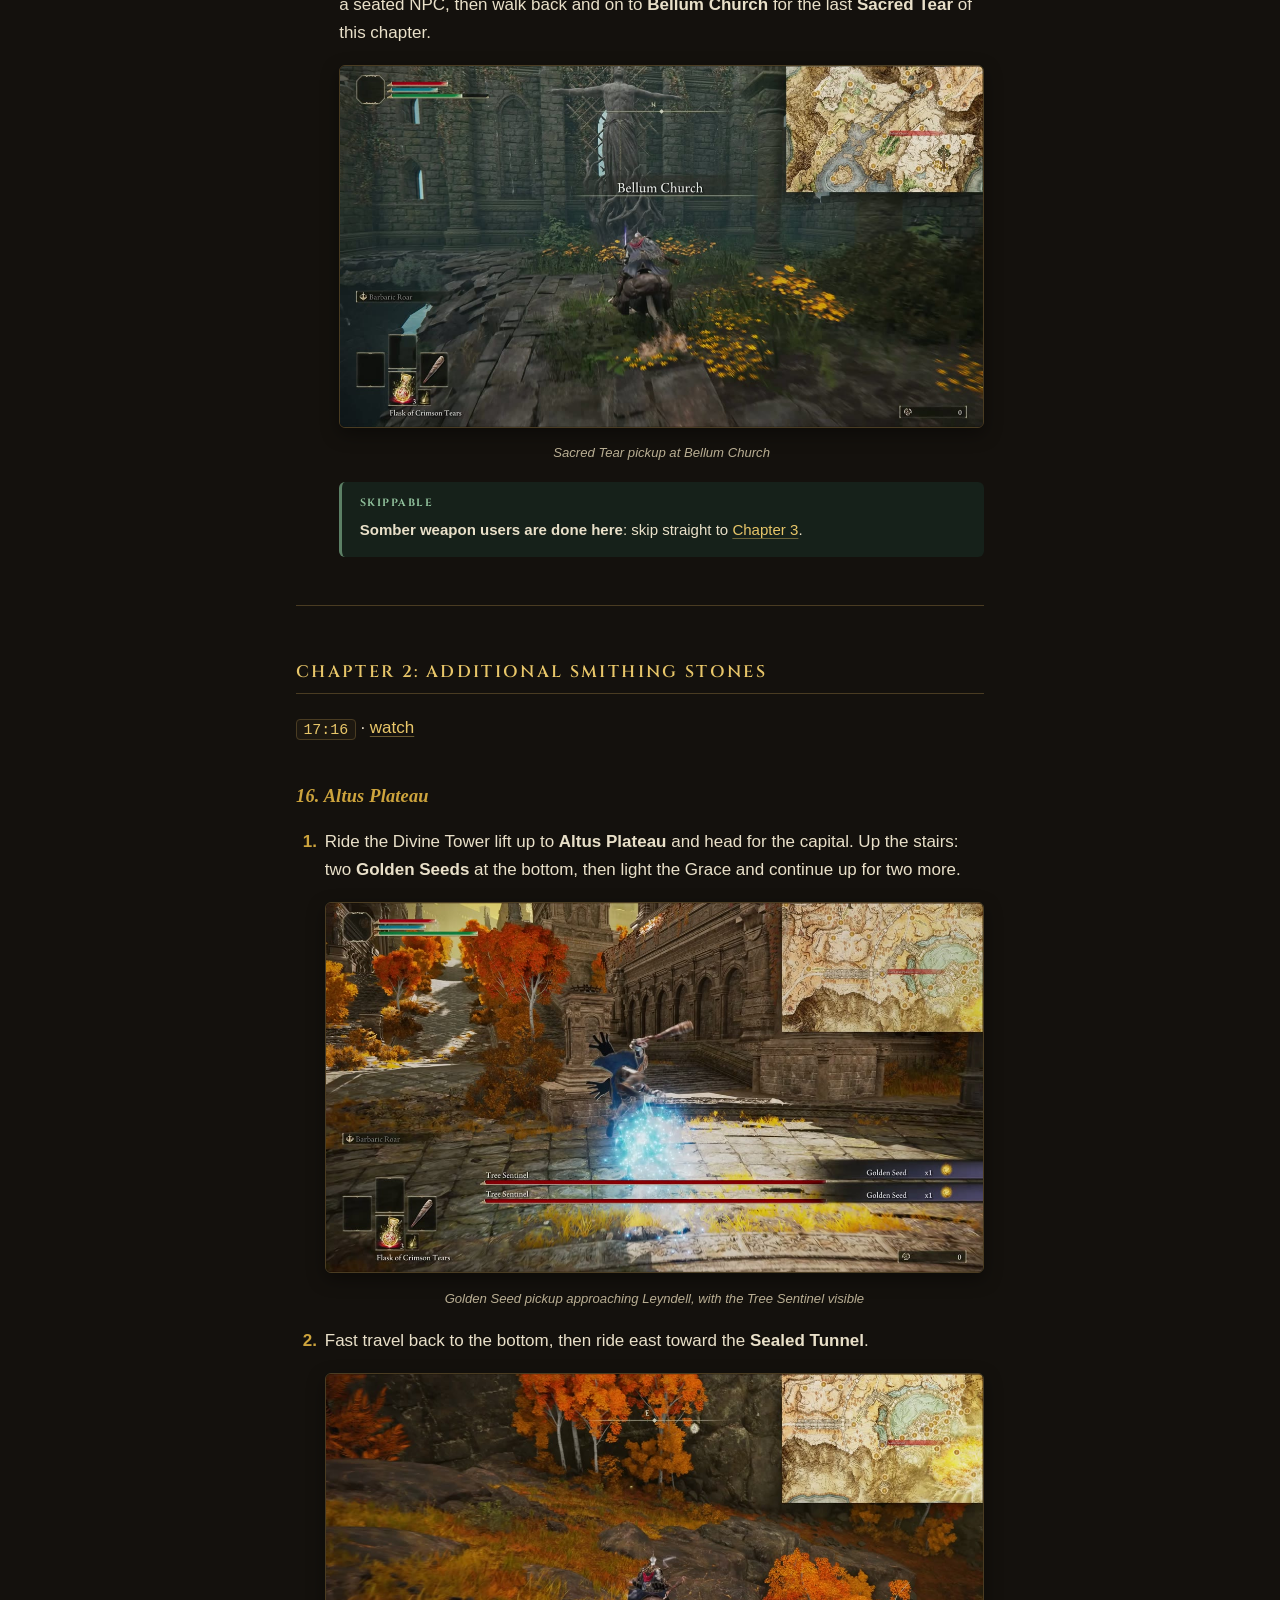
<file: guide.html>
<!DOCTYPE html>
<html xmlns="http://www.w3.org/1999/xhtml">
<head>
  <meta charset="utf-8" />
  <meta name="generator" content="pandoc 3.10" />
  <meta name="viewport" content="width=device-width, initial-scale=1.0, user-scalable=yes" />
  <title>Early Smithing &amp; Somber Stone Route</title>
  <style>
    /* Default styles provided by pandoc.
    ** See https://pandoc.org/MANUAL.html#variables-for-html for config info.
    */
    span.smallcaps{font-variant: small-caps;}
    div.columns{display: flex; gap: 1.5em;}
    div.column{flex: auto;}
    @media screen {
    div.columns{gap: min(4vw, 1.5em);}
    div.column{overflow-x: auto;}
    }
    div.hanging-indent{margin-left: 1.5em; text-indent: -1.5em;}
    /* The extra [class] is a hack that increases specificity enough to
       override a similar rule in reveal.js */
    ul.task-list[class]{list-style: none;}
    ul.task-list li input[type="checkbox"] {
      font-size: inherit;
      width: 0.8em;
      margin: 0 0.8em 0.2em -1.6em;
      vertical-align: middle;
    }
    .display.math{display: block; text-align: center; margin: 0.5rem auto;}
  </style>
  <link rel="stylesheet" href="guide.css" />
</head>
<body>
<h1
id="the-smart-way-to-start-every-build-early-smithing-somber-stone-route">The
Smart Way To Start Every Build: Early Smithing &amp; Somber Stone
Route</h1>
<p>A written walkthrough of Thingfishy’s <a
href="https://www.youtube.com/watch?v=lxfZdm6PO0I"><strong>“The Smart
Way To Start EVERY Build”</strong></a> (YouTube,
<code>lxfZdm6PO0I</code>). It’s a pre-boss “setup” route: before you
fight anything or commit to a build, you ride a lap of the map picking
up nearly every free Golden Seed, Sacred Tear, and early Smithing/Somber
Smithing Stone, then cash in two soft, low-risk kills for a huge rune
payout. Do this once on a fresh character and every subsequent build
starts most of the way to fully upgraded.</p>
<p>Timestamped links point back to the source clip. If a step reads
unclear, the video is the tiebreaker.</p>
<h2 id="at-a-glance">At a glance</h2>
<div class="stat-strip">
<div class="stat">
<span class="stat-value">+7</span><span class="stat-label">Flask of
Crimson Tears<br><small>9 charges</small></span>
</div>
<div class="stat">
<span class="stat-value">+16</span><span class="stat-label">Standard
weapon<br><small>upgrade level</small></span>
</div>
<div class="stat">
<span class="stat-value">+6</span><span class="stat-label">Somber
weapon<br><small>upgrade level</small></span>
</div>
<div class="stat">
<span class="stat-value">~145k</span><span
class="stat-label">Runes<br><small>≈ level 40</small></span>
</div>
<div class="stat">
<span class="stat-value">0</span><span
class="stat-label">Bosses<br><small>fought</small></span>
</div>
</div>
<div class="skip">
<p>Somber Smithing Stone [7] is deliberately skipped. It normally
requires areas far beyond what’s reasonable to reach this early. The
route does pick up a couple of [8]s and [9]s anyway since they happen to
sit right on the path; they just won’t let you upgrade past +6 until you
backfill [7] later.</p>
</div>
<h2 id="how-to-use-this-guide">How to use this guide</h2>
<ul>
<li><strong>Bold</strong> marks an item, Grace, or named location the
moment you should pick it up or reach it.</li>
<li>Each numbered leg covers one contiguous stretch of riding; do them
in order.</li>
<li>Screenshots show the actual in-game pickup toast or Grace banner
where one was visible in the source footage. Treat those as confirmed.
Anything else (dragon names, minor location labels) is best-effort from
the narration and general game knowledge.</li>
<li>Optional detours, dangers, and pure-Somber-build skips are called
out in colored callout boxes: gold for a tip, rust for a warning, green
for a skip.</li>
</ul>
<h2 id="contents">Contents</h2>
<ol type="1">
<li><a
href="#chapter-1-golden-seeds-sacred-tears-somber-smithing-stones">Chapter
1: Golden Seeds, Sacred Tears &amp; Somber Smithing Stones</a>
(<code>0:00</code>)</li>
<li><a href="#chapter-2-additional-smithing-stones">Chapter 2:
Additional Smithing Stones</a> (<code>17:16</code>)</li>
<li><a href="#chapter-3-the-rune-farm">Chapter 3: The Rune Farm</a>
(<code>20:17</code>)</li>
<li><a href="#loot-checklist">Loot checklist</a></li>
</ol>
<p>If you’re building around a Somber weapon, you can skip Chapter 2
entirely and jump straight to Chapter 3.</p>
<hr />
<h2
id="chapter-1-golden-seeds-sacred-tears-somber-smithing-stones">Chapter
1: Golden Seeds, Sacred Tears &amp; Somber Smithing Stones</h2>
<p><code>0:00</code> · <a
href="https://www.youtube.com/watch?v=lxfZdm6PO0I&amp;t=0s">watch</a></p>
<h3 id="limgrave-church-of-elleh-gatefront">1. Limgrave: Church of Elleh
&amp; Gatefront</h3>
<p><a
href="https://www.youtube.com/watch?v=lxfZdm6PO0I&amp;t=113s">watch</a></p>
<ol type="1">
<li>At the <strong>Church of Elleh</strong>, grab <strong>Smithing Stone
[1]</strong> off the anvil.</li>
<li>Ride to the camp at <strong>Gatefront Ruins</strong> and acquire
<strong>Torrent</strong>. Grab the <strong>Flail</strong> from a nearby
wagon, and duck into the cellar for the <strong>Whetstone
Knife</strong>.</li>
</ol>
<div class="shots">
<figure>
<img src="images/02_gatefront_ruins.jpg" alt="Approaching Gatefront Ruins" loading="lazy">
<figcaption>
Approaching Gatefront Ruins
</figcaption>
</figure>
<figure>
<img src="images/03_whetstone_knife.jpg" alt="Whetstone Knife cellar pickup" loading="lazy">
<figcaption>
Whetstone Knife cellar pickup
</figcaption>
</figure>
</div>
<h3 id="south-to-weeping-peninsula">2. South to Weeping Peninsula</h3>
<p><a
href="https://www.youtube.com/watch?v=lxfZdm6PO0I&amp;t=159s">watch</a></p>
<p>Ride the main road all the way south to Weeping Peninsula, picking up
on the way:</p>
<ul>
<li><strong>Smithing Stone [1]</strong> on a corpse on the first bridge,
mind your footing.</li>
<li>A <strong>Somber Smithing Stone [1]</strong> held by an NPC sitting
in a chair just past the bridge.</li>
<li>A <strong>Gold-Pickled Fowl Foot</strong> up the hill on the far
side of the road.</li>
</ul>
<div class="shots">
<figure>
<img src="images/04_bridge_smithing_stone.jpg" alt="Smithing Stone pickup on the Weeping Peninsula bridge" loading="lazy">
<figcaption>
Smithing Stone pickup on the Weeping Peninsula bridge
</figcaption>
</figure>
<figure>
<img src="images/05_somber_stone_chair.jpg" alt="Somber Smithing Stone from the seated NPC" loading="lazy">
<figcaption>
Somber Smithing Stone from the seated NPC
</figcaption>
</figure>
<figure>
<img src="images/06_golden_pickled_fowlfoot.jpg" alt="Gold-Pickled Fowl Foot pickup" loading="lazy">
<figcaption>
Gold-Pickled Fowl Foot pickup
</figcaption>
</figure>
</div>
<p>Continuing south, the next bridge has more <strong>Smithing
Stones</strong> and a <strong>Stonesword Key</strong>. In the valley
just after, loot the <strong>Morning Star</strong> from the carriage on
the left, plus another <strong>Smithing Stone</strong>.</p>
<figure class="shot-solo">
<img src="images/08_valley_morningstar.jpg" alt="Morning Star pickup in the valley" loading="lazy">
<figcaption>
Morning Star pickup in the valley
</figcaption>
</figure>
<h3 id="castle-morne-rampart-the-coast">3. Castle Morne Rampart &amp;
the coast</h3>
<p><a
href="https://www.youtube.com/watch?v=lxfZdm6PO0I&amp;t=232s">watch</a></p>
<ol type="1">
<li>Light the Grace at <strong>Castle Morne Rampart</strong>.</li>
<li>Head south for a <strong>Golden Seed</strong>: hug the wall on your
right on the way in and the nearby Giant won’t spot you, no
arrow-dodging required.</li>
<li>Grab the regional <strong>map</strong> while you’re here.</li>
<li>Continue south to the beach for a <strong>Somber Smithing
Stone</strong>.</li>
</ol>
<figure class="shot-solo">
<img src="images/11_map_pickup.jpg" alt="Full map overlay picked up en route" loading="lazy">
<figcaption>
Full map overlay picked up en route
</figcaption>
</figure>
<p>Quit out, return to Castle Morne Rampart Grace, then head up the hill
and around to the right for <strong>Callu Baptismal Church</strong>,
your first <strong>Sacred Tear</strong>.</p>
<h3 id="the-three-remaining-weeping-peninsula-churches">4. The three
remaining Weeping Peninsula churches</h3>
<p><a
href="https://www.youtube.com/watch?v=lxfZdm6PO0I&amp;t=277s">watch</a></p>
<ol type="1">
<li><p>Fast travel to Castle Morne Rampart, then ride northwest hugging
the cliffs on your left, across the bridge, to the <strong>Church of
Pilgrimage</strong> for a second <strong>Sacred Tear</strong>, plus the
<strong>Bleed Grease</strong> from the graveyard just outside.</p>
<figure class="shot-solo">
<p><img src="images/14_church_pilgrimage_tear2.jpg" alt="Sacred Tear pickup at the Church of Pilgrimage" loading="lazy"></p>
<figcaption>
<p>Sacred Tear pickup at the Church of Pilgrimage</p>
</figcaption>
</figure></li>
<li><p>Ride southwest to the <strong>Fourth Church of Marika</strong>
for a third <strong>Sacred Tear</strong>.</p>
<figure class="shot-solo">
<p><img src="images/16_fourth_church_marika_tear3.jpg" alt="Sacred Tear pickup at the Fourth Church of Marika" loading="lazy"></p>
<figcaption>
<p>Sacred Tear pickup at the Fourth Church of Marika</p>
</figcaption>
</figure>
<h3 id="back-to-limgrave-stormhill-shack-the-golden-vow">5. Back to
Limgrave: Stormhill Shack &amp; the Golden Vow</h3></li>
</ol>
<p><a
href="https://www.youtube.com/watch?v=lxfZdm6PO0I&amp;t=315s">watch</a></p>
<ol type="1">
<li><p>Fast travel to the Limgrave gatefront and ride up the hill,
grabbing a <strong>Golden Seed</strong> and lighting <strong>Stormhill
Shack</strong> Grace. Pick up the <strong>Stonesword Key</strong>
here.</p></li>
<li><p>From Stormhill Shack, head northeast between the cliffs and ruins
for the <strong>Strength-knot Crystal Tear</strong>.</p>
<figure class="shot-solo">
<p><img src="images/18_strength_knot_tear.jpg" alt="Strength-knot Crystal Tear pickup" loading="lazy"></p>
<figcaption>
<p>Strength-knot Crystal Tear pickup</p>
</figcaption>
</figure></li>
<li><p>Jump down the rocks and keep going northeast.</p>
<div class="tip">
<p>Take down the mounted knight overlooking the mob camp (northeast of
Stormhill Shack) for the <strong>Golden Vow</strong> Ash of War, a
strong buff for almost any build.</p>
</div></li>
<li><p>Drop into the nearby camp for a <strong>Golden Rune</strong> and
the <strong>Exalted Flesh</strong>.</p></li>
</ol>
<h3 id="saints-bridge-to-the-third-church-of-marika">6. Saints Bridge to
the Third Church of Marika</h3>
<p><a
href="https://www.youtube.com/watch?v=lxfZdm6PO0I&amp;t=373s">watch</a></p>
<ol type="1">
<li><p>Take the road out of camp to <strong>Saints Bridge</strong>,
grabbing <strong>Smithing Stones</strong> as you cross.</p></li>
<li><p>Ride past the wandering merchant, southeast to the ruins
bordering the Mistwood. Loot the graves for the <strong>Fevor’s Cookbook
[1]</strong> (you’ll use it to craft Sleep Pots for the rune farm in
Chapter 3) and pick up two <strong>Golden Runes</strong>.</p>
<figure class="shot-solo">
<p><img src="images/23_nomadic_cookbook.jpg" alt="Fevor's Cookbook pickup" loading="lazy"></p>
<figcaption>
<p>Fevor’s Cookbook pickup</p>
</figcaption>
</figure></li>
<li><p>Drop down the cliff to the <strong>Third Church of
Marika</strong> (northeastern Limgrave, right on the Caelid border) for
the <strong>Wondrous Physick</strong> and another <strong>Sacred
Tear</strong>. Don’t take the hidden Sending Gate yet.</p></li>
</ol>
<h3 id="fort-haight-the-dectus-medallion-left-half">7. Fort Haight &amp;
the Dectus Medallion (left half)</h3>
<p><a
href="https://www.youtube.com/watch?v=lxfZdm6PO0I&amp;t=435s">watch</a></p>
<ol type="1">
<li><p>Ride south through the Mistwood to <strong>Fort Haight</strong>
(southeast corner of Limgrave). Grab the <strong>Golden Seed</strong>
out front.</p></li>
<li><p>Climb the ladder to the top for the <strong>Dectus Medallion
(Left)</strong>.</p>
<div class="shots">
<figure>
<img src="images/25_fort_haight_seed.jpg" alt="Golden Seed pickup at Fort Haight" loading="lazy">
<figcaption>
Golden Seed pickup at Fort Haight
</figcaption>
</figure>
<figure>
<img src="images/6_dectus_medallion_half1.jpg" alt="Dectus Medallion (Left) pickup" loading="lazy">
<figcaption>
Dectus Medallion (Left) pickup
</figcaption>
</figure>
</div></li>
<li><p>Quit out, warp back to the Third Church of Marika, and use the
hidden Sending Gate behind the church to warp to the <strong>Bestial
Sanctum</strong> in Dragonbarrow.</p>
<figure class="shot-solo">
<p><img src="images/27_teleporter_gelmir.jpg" alt="Loading into Greyoll's Dragonbarrow via the hidden Sending Gate" loading="lazy"></p>
<figcaption>
<p>Loading into Greyoll’s Dragonbarrow via the hidden Sending Gate</p>
</figcaption>
</figure>
<h3 id="dragonbarrow-lennes-rise-fort-faroth">8. Dragonbarrow: Lenne’s
Rise &amp; Fort Faroth</h3></li>
</ol>
<p><a
href="https://www.youtube.com/watch?v=lxfZdm6PO0I&amp;t=472s">watch</a></p>
<ol type="1">
<li><p>Ride south from the Bestial Sanctum, grabbing a <strong>Golden
Seed</strong> on the way, then follow the shown route down through the
branches and across the bridge to light <strong>Lenne’s Rise</strong>
Grace.</p></li>
<li><p>Climb the spirit spring behind it and loot the graveyard for
three <strong>Golden Runes</strong>.</p>
<figure class="shot-solo">
<p><img src="images/29_golden_runes_graveyard.jpg" alt="Golden Runes looted from the graveyard near Lenne's Rise" loading="lazy"></p>
<figcaption>
<p>Golden Runes looted from the graveyard near Lenne’s Rise</p>
</figcaption>
</figure></li>
<li><p>Head southwest past the minor Erdtree, up another spirit spring,
and light the Grace outside <strong>Fort Faroth</strong> on the eastern
Dragonbarrow cliffs.</p>
<figure class="shot-solo">
<p><img src="images/30_fort_faroth_grace.jpg" alt="Grace discovered outside Fort Faroth" loading="lazy"></p>
<figcaption>
<p>Grace discovered outside Fort Faroth</p>
</figcaption>
</figure></li>
<li><p>Climb the fort’s ladder for the <strong>Dectus Medallion
(Right)</strong>, jump down the second hole for <strong>Golden Rune
[12]</strong> by the rats, then jump across and down for
<strong>Radagon’s Soreseal</strong>.</p></li>
<li><p>Quit out, return to the Grace outside, jump the smoldering wall,
and take the nearby spirit spring down to the <strong>Church of
Plague</strong> for another <strong>Sacred Tear</strong>.</p></li>
</ol>
<h3 id="the-divine-tower-of-caelid">9. The Divine Tower of Caelid</h3>
<p><a
href="https://www.youtube.com/watch?v=lxfZdm6PO0I&amp;t=566s">watch</a></p>
<p>Warp back to Fort Faroth, skirt around the large dragon, and head
west toward the <strong>Divine Tower of Caelid</strong>.</p>
<ol type="1">
<li><p>Down the road to the right: <strong>Somber Smithing Stone
[9]</strong>.</p>
<figure class="shot-solo">
<p><img src="images/33_divine_tower_somber.jpg" alt="Somber Smithing Stone [9] pickup near the Divine Tower" loading="lazy"></p>
<figcaption>
<p>Somber Smithing Stone [9] pickup near the Divine Tower</p>
</figcaption>
</figure></li>
<li><p>Double back and climb to the upper level. A Teardrop Scarab sits
here. Kick it off the cliff for a <strong>Somber Smithing Stone
[8]</strong>.</p></li>
</ol>
<h3 id="back-to-stormhill-and-down-into-liurnia">10. Back to Stormhill
and down into Liurnia</h3>
<p><a
href="https://www.youtube.com/watch?v=lxfZdm6PO0I&amp;t=596s">watch</a></p>
<ol type="1">
<li><p>Return to Stormhill (Limgrave) and head north to the broken
bridge. Drop down and follow the cliffs into <strong>Liurnia of the
Lakes</strong>, lighting the <strong>Lake-Facing Cliffs</strong>
grace.</p></li>
<li><p>Grab a <strong>Sacred Tear</strong> from the nearby lakeside
church.</p>
<figure class="shot-solo">
<p><img src="images/36_church_irith_tear.jpg" alt="Sacred Tear pickup at the Liurnia lakeside church" loading="lazy"></p>
<figcaption>
<p>Sacred Tear pickup at the Liurnia lakeside church</p>
</figcaption>
</figure></li>
<li><p>Head out the west side, ride down past the camp, and at the
wandering merchant pop a <strong>Golden Rune [6]</strong> and buy out
all his available <strong>Smithing Stones</strong>.</p></li>
</ol>
<h3 id="liurnia-ruins-to-raya-lucaria-academy">11. Liurnia ruins to Raya
Lucaria Academy</h3>
<p><a
href="https://www.youtube.com/watch?v=lxfZdm6PO0I&amp;t=634s">watch</a></p>
<ol type="1">
<li><p>From the merchant, follow the main path to the ruins by the
Academy causeway, and grab the <strong>Smithing Stones</strong> next to
the teleporter gazebo before using it.</p></li>
<li><p>Light the <strong>South Raya Lucaria Gate</strong> Grace.</p>
<div class="skip">
<p>Double-jump off the bridge onto the rock below for a couple more
<strong>Smithing Stones</strong>. Skip this if you’re going pure Somber;
it’s a slight detour for stones you won’t need.</p>
</div></li>
<li><p>Hug the cliffs to your right until the dragon comes into view,
then grab the <strong>Academy Glintstone Key</strong> without aggroing
it. Open your map and warp back to the Grace, then head into the
Academy.</p></li>
<li><p>Light the Academy courtyard Grace, then cross toward the bridge
for another <strong>Golden Seed</strong> before entering Raya Lucaria
proper.</p></li>
</ol>
<h3 id="through-raya-lucaria-to-the-abductor-virgin-shortcut">12.
Through Raya Lucaria to the Abductor Virgin shortcut</h3>
<p><a
href="https://www.youtube.com/watch?v=lxfZdm6PO0I&amp;t=708s">watch</a></p>
<ol type="1">
<li>Time your rolls to dodge the Glintstone Bouncers’ spells, then quit
out at the door to reset them.</li>
<li>Run the dungeon (grab the extra Grace along the way if you want it).
After the bridge, drop down for the <strong>Carian Knight
Armor</strong>, solid protection for the rest of this run.</li>
<li>Navigate the rocks toward the lift, staying tight to the left to
dodge the pursuing dogs (they rarely actually catch you).</li>
<li>At the top, dash in to light <strong>Schoolhouse Classroom</strong>
Grace, then head back out, keeping left to drop by the water mill onto
the descending platform.</li>
<li>Drop down and let the <strong>Abductor Virgin</strong> statue grab
you, a free one-way teleport into <strong>Volcano Manor</strong>.</li>
</ol>
<h3 id="volcano-manor-somber-smithing-stones">13. Volcano Manor: Somber
Smithing Stones</h3>
<p><a
href="https://www.youtube.com/watch?v=lxfZdm6PO0I&amp;t=787s">watch</a></p>
<ol type="1">
<li><p>On arrival, equip the Carian Knight set for safety, then follow
the shown jump off the platform exactly to minimize fall damage (spam
roll on landing if you catch a bad one; it’s survivable).</p></li>
<li><p>Jump onto the building ahead and loop around it for two more
<strong>Smithing Stones</strong>. It’s faster and safer than dropping
straight into the lava.</p>
<figure class="shot-solo">
<p><img src="images/47_somber6_building.jpg" alt="Smithing Stones picked up on the Volcano Manor rooftop" loading="lazy"></p>
<figcaption>
<p>Smithing Stones picked up on the Volcano Manor rooftop</p>
</figcaption>
</figure></li>
<li><p>Cross the lava, loop around the next building, for <strong>Somber
Smithing Stone [6]</strong>, then down and up the stairs.</p></li>
<li><p>If the fire-breathing serpent is near the lift, quit out to reset
its position. Off the lift, head right for <strong>Somber Smithing Stone
[5]</strong>.</p>
<figure class="shot-solo">
<p><img src="images/48_somber5_lift.jpg" alt="Somber Smithing Stone [5] pickup near the lift" loading="lazy"></p>
<figcaption>
<p>Somber Smithing Stone [5] pickup near the lift</p>
</figcaption>
</figure></li>
<li><p>Up the stairs to open a shortcut for later, then let the nearby
monk kill you, the fastest way back to the start of this
section.</p></li>
</ol>
<h3 id="the-academy-crystal-cave">14. The Academy Crystal Cave</h3>
<p><a
href="https://www.youtube.com/watch?v=lxfZdm6PO0I&amp;t=875s">watch</a></p>
<ol type="1">
<li><p>On respawn, run left across the lava pools to a linear ~90-second
cave path leading to a Grace. Resting here means you’re no longer
trapped in the area.</p>
<figure class="shot-solo">
<p><img src="images/49_no_longer_trapped_grace.jpg" alt="Grace discovered: no longer trapped in the lava cave" loading="lazy"></p>
<figcaption>
<p>Grace discovered: no longer trapped in the lava cave</p>
</figcaption>
</figure></li>
<li><p>Fast travel back to Liurnia and enter the <strong>Academy Crystal
Cave</strong> via the lake ruins: open the door, then the chest, hopping
on top of the chest right after opening it for extra safety.</p>
<div class="warn">
<p>This cave is the most dangerous part of the whole route. Take it
slow.</p>
</div></li>
<li><p>Out of the spawn room: two <strong>Smithing Stones</strong> on
the rocks, one more behind the nearby shack.</p>
<div class="tip">
<p>Speedrunner tip: <strong>jump-block, jump-block</strong> on the
uphill sections; it’s the fastest way to move here.</p>
</div></li>
<li><p>A quick quit-out here staggers the Servants of Rot guarding the
path, giving you a real shot at the next <strong>Smithing Stone
[5]</strong>. This section is RNG-dependent: anywhere from 2 to 20
minutes depending on luck.</p></li>
<li><p>Jump over the rooftop into the rest of the cave for another
<strong>Smithing Stone [5]</strong>, across the beam for two more, then
quit out again.</p></li>
<li><p>On reload, head to the ladder and up it for <strong>Somber
Smithing Stone [4]</strong>, then into the final room for one more
<strong>Smithing Stone [5]</strong>.</p></li>
<li><p>Rest at the Grace and head back to the <strong>Academy
Gate</strong> Grace.</p>
<div class="skip">
<p><strong>Skipping this cave:</strong> buy Somber Smithing Stone [4]
from the Twin Maiden Husks at the Roundtable Hold instead. The video
usually eats that cost rather than risk the cave.</p>
</div></li>
</ol>
<h3 id="wrapping-up-liurnia">15. Wrapping up Liurnia</h3>
<p><a
href="https://www.youtube.com/watch?v=lxfZdm6PO0I&amp;t=997s">watch</a></p>
<ol type="1">
<li><p>Through the teleporting sign, light the <strong>East Raya Lucaria
Gate</strong> Grace.</p></li>
<li><p>Follow the shown route down the spirit spring for a
<strong>Somber Smithing Stone [3]</strong> from a seated NPC, then walk
back and on to <strong>Bellum Church</strong> for the last
<strong>Sacred Tear</strong> of this chapter.</p>
<figure class="shot-solo">
<p><img src="images/54_bellum_church_tear_last.jpg" alt="Sacred Tear pickup at Bellum Church" loading="lazy"></p>
<figcaption>
<p>Sacred Tear pickup at Bellum Church</p>
</figcaption>
</figure>
<div class="skip">
<p><strong>Somber weapon users are done here</strong>: skip straight to
<a href="#chapter-3-the-rune-farm">Chapter 3</a>.</p>
</div></li>
</ol>
<hr />
<h2 id="chapter-2-additional-smithing-stones">Chapter 2: Additional
Smithing Stones</h2>
<p><code>17:16</code> · <a
href="https://www.youtube.com/watch?v=lxfZdm6PO0I&amp;t=1036s">watch</a></p>
<h3 id="altus-plateau">16. Altus Plateau</h3>
<ol type="1">
<li><p>Ride the Divine Tower lift up to <strong>Altus Plateau</strong>
and head for the capital. Up the stairs: two <strong>Golden
Seeds</strong> at the bottom, then light the Grace and continue up for
two more.</p>
<figure class="shot-solo">
<p><img src="images/56_capital_golden_seeds.jpg" alt="Golden Seed pickup approaching Leyndell, with the Tree Sentinel visible" loading="lazy"></p>
<figcaption>
<p>Golden Seed pickup approaching Leyndell, with the Tree Sentinel
visible</p>
</figcaption>
</figure></li>
<li><p>Fast travel back to the bottom, then ride east toward the
<strong>Sealed Tunnel</strong>.</p>
<figure class="shot-solo">
<p><img src="images/57_sealed_tunnel.jpg" alt="Loading into the Altus Plateau near the Sealed Tunnel" loading="lazy"></p>
<figcaption>
<p>Loading into the Altus Plateau near the Sealed Tunnel</p>
</figcaption>
</figure>
<h3 id="the-sealed-tunnel">17. The Sealed Tunnel</h3></li>
<li><p>Light the Grace, go through the hidden wall, and follow the shown
route through successive rooms for a <strong>Smithing Stone [5]</strong>
and the <strong>Smithing-Stone Miner’s Bell Bearing
[1]</strong>.</p></li>
<li><p>Continue: off the back of the lift for a cheeky <strong>Smithing
Stone [5]</strong>, across the roots for another in the next room, then
for the final one jump onto the ledge and drop to the bottom for
<strong>Golden Rune [9]</strong>. Let the nearby enemies handle your
exit.</p></li>
<li><p>Respawn at the Grace (not the Stake of Marika) and head back out
to the <strong>South Raya Lucaria Gate</strong>.</p></li>
</ol>
<h3 id="liurnia-mop-up">18. Liurnia mop-up</h3>
<ol type="1">
<li><p>Ride toward the courtyard, grabbing a <strong>Smithing Stone
[3]</strong> on the way, drop down by the crab for another, and round
the corner for the final <strong>Golden Seed</strong>.</p></li>
<li><p>Head southeast to <strong>Gate Town</strong> Grace, then ride
southwest across the lake to the <strong>Boilprawn Shack</strong>.</p>
<figure class="shot-solo">
<p><img src="images/60_boilprawn_shack.jpg" alt="Grace discovered on the shore near the Boilprawn Shack" loading="lazy"></p>
<figcaption>
<p>Grace discovered on the shore near the Boilprawn Shack</p>
</figcaption>
</figure></li>
<li><p>A little further on, grab the <strong>Dexterity-knot Crystal
Tear</strong>.</p></li>
<li><p>Head northwest for more <strong>Smithing Stones</strong>,
quitting out when you drop past the lobsters, then fast travel back to
Gate Town Grace for the final stones: ride toward the distinctive rock
formation in the distance for stones by the flowers, then northeast to
the poison gazebo for the last ones.</p>
<figure class="shot-solo">
<p><img src="images/62_poison_gazebo_final.jpg" alt="Final Smithing Stone pickup at the poison gazebo" loading="lazy"></p>
<figcaption>
<p>Final Smithing Stone pickup at the poison gazebo</p>
</figcaption>
</figure></li>
<li><p>Travel to the Roundtable Hold and spend every rune you have on
the four remaining <strong>Smithing Stone [3]</strong>s and all twelve
<strong>Smithing Stone [4]</strong>s from the Twin Maiden
Husks.</p></li>
</ol>
<hr />
<h2 id="chapter-3-the-rune-farm">Chapter 3: The Rune Farm</h2>
<p><code>20:17</code> · <a
href="https://www.youtube.com/watch?v=lxfZdm6PO0I&amp;t=1217s">watch</a></p>
<p>Two low-risk kills, no real fights, for the bulk of your ~140-150k
runes.</p>
<h3 id="nights-cavalry-at-lennes-rise">19. Night’s Cavalry at Lenne’s
Rise</h3>
<p><a
href="https://www.youtube.com/watch?v=lxfZdm6PO0I&amp;t=1219s">watch</a></p>
<ol type="1">
<li>Travel to <strong>Lenne’s Rise</strong> and wait for nightfall: this
is when the roaming <strong>Night’s Cavalry</strong> spawns.</li>
<li>Jump onto the side of the bridge and quit out positioned in front of
the gap in the wall.</li>
<li>Reload. The Cavalry will often charge straight off the bridge toward
you and fall to its death for a clean kill and a large rune reward, no
real fight required. If it does something else instead, quit out and try
the reload again; it can take a couple of attempts to land the favorable
spawn.</li>
</ol>
<h3 id="elder-dragon-greyoll-at-fort-faroth">20. Elder Dragon Greyoll at
Fort Faroth</h3>
<p><a
href="https://www.youtube.com/watch?v=lxfZdm6PO0I&amp;t=1239s">watch</a></p>
<p>The second target is the <strong>Elder Dragon Greyoll</strong>, a
mostly-passive giant dragon on the Dragonbarrow cliffs near Fort Faroth
worth a massive rune payout: tens of thousands of runes for what amounts
to a Bleed-tick war of attrition, not a real fight.</p>
<ol type="1">
<li>Head to <strong>Fort Faroth</strong>. Equip the
<strong>Dexterity-knot Crystal Tear</strong> in your Physick, along with
the <strong>Bleed Grease</strong> and a <strong>Gold-Pickled Fowl
Foot</strong>.</li>
<li>Approach Greyoll from her left flank, around the mid-point of her
tail. That keeps you out of the roar that alerts her brood of lesser
dragons, so you can work uninterrupted.</li>
<li>Drink the Physick, apply the <strong>Bleed Grease</strong> to your
weapon (the video uses the <strong>Morning Star</strong> flail here for
its <strong>Spinning Chain</strong> skill), then hold Spinning Chain
until your stamina runs out, let it recover, and repeat. The continuous
hits stack Bleed procs that chip a percentage of Greyoll’s health with
every proc.</li>
<li>This loop is intentionally low-stakes: even on the squishier
starting classes (Prophet, Wretch, Confessor, Hero) you’ve got a
generous window to whittle her down, and the <strong>Morning
Star</strong> is there in reserve if anything goes wrong.</li>
<li>Just as Greyoll dies, pop the <strong>Gold-Pickled Fowl
Foot</strong> to boost the rune payout from the kill.</li>
</ol>
<p>That’s the full setup: a +7 flask with 9 charges, full Smithing Stone
stock to +16, Somber stock to +6, and enough runes for roughly level 40.
All without a single boss fight.</p>
<hr />
<h2 id="loot-checklist">Loot checklist</h2>
<p>A rundown of what this route collects, grouped by category, so you
can track progress or spot-check yourself against the video. Counts
reflect what’s called out in the narration.</p>
<table>
<colgroup>
<col style="width: 50%" />
<col style="width: 50%" />
</colgroup>
<thead>
<tr>
<th>Category</th>
<th>Collected on this route</th>
</tr>
</thead>
<tbody>
<tr>
<td><strong>Golden Seeds</strong></td>
<td>~10, across Castle Morne, Stormhill Shack, Fort Haight, Dragonbarrow
(Bestial Sanctum route), the Academy bridge, and the Altus Plateau
capital stairs (×4) and courtyard corner</td>
</tr>
<tr>
<td><strong>Sacred Tears</strong></td>
<td>7, at Callu Baptismal Church, Church of Pilgrimage, Fourth Church of
Marika, Third Church of Marika, Church of Plague, the Liurnia lakeside
church, and Bellum Church</td>
</tr>
<tr>
<td><strong>Somber Smithing Stones</strong></td>
<td>[1] Weeping Peninsula bridge · [2] Castle Morne beach · [3] Liurnia
spirit spring (East Gate) · [4] Academy Crystal Cave · [5] Volcano Manor
lift · [6] Volcano Manor rooftop · [8] Divine Tower of Caelid (scarab
kick) · [9] Divine Tower of Caelid road (<strong>[7] deliberately
skipped</strong>)</td>
</tr>
<tr>
<td><strong>Standard Smithing Stones</strong></td>
<td>Dozens, picked up continuously through both chapters plus
bulk-bought from the Liurnia merchant and the Twin Maiden Husks (enough
for <strong>+16</strong>)</td>
</tr>
<tr>
<td><strong>Key items</strong></td>
<td>Torrent, Stonesword Keys (×2+), Academy Glintstone Key, both halves
of the Dectus Medallion, Smithing-Stone Miner’s Bell Bearing [1]</td>
</tr>
<tr>
<td><strong>Notable consumables/talismans</strong></td>
<td>Flask of Wondrous Physick, Whetstone Knife, Gold-Pickled Fowl Foot,
Morning Star, Strength-knot &amp; Dexterity-knot Crystal Tears, Bleed
Grease, Fevor’s Cookbook [1], Exalted Flesh, Radagon’s Soreseal, Carian
Knight Armor</td>
</tr>
<tr>
<td><strong>Golden Runes</strong></td>
<td>Several, of varying denominations, used along the way to buy out
merchant Smithing Stone stock</td>
</tr>
<tr>
<td><strong>Bosses/major enemies fought</strong></td>
<td>None: Night’s Cavalry and Elder Dragon Greyoll are both cheesed with
minimal real combat</td>
</tr>
</tbody>
</table>
<script src="guide.js" defer></script>
</body>
</html>
</file>
<file: guide.css>
/* ============================================================
   Token system
   Ink/gold palette lifted from Elden Ring's own dark bronze-and-
   gold UI language: near-black onyx panels, aged gold hairlines,
   parchment text, rust for danger, verdigris for "safe to skip".
   ============================================================ */

@font-face {
  font-family: 'Cinzel';
  font-style: normal;
  font-weight: 600;
  font-display: swap;
  src: url([data-uri]) format('woff2');
}
@font-face {
  font-family: 'Cinzel';
  font-style: normal;
  font-weight: 700;
  font-display: swap;
  src: url([data-uri]) format('woff2');
}

:root {
  --ink:        #14110d;
  --ink-raised: #1d1810;
  --panel:      #201a12;
  --hairline:   #4a3c22;
  --gold:       #cda43d;
  --gold-bright:#e8c669;
  --parchment:  #e9e0c9;
  --parchment-dim: #b9ae93;
  --ember:      #b0472a;
  --ember-bg:   #2a1712;
  --verdigris:  #5c8065;
  --verdigris-bg: #16211a;
  --tip-bg:     #241d0f;
  --max-w: 46rem;
}

@media (prefers-reduced-motion: no-preference) {
  html { scroll-behavior: smooth; }
}

* { box-sizing: border-box; }

img { max-width: 100%; height: auto; }

html { background: var(--ink); }

body {
  max-width: var(--max-w);
  margin: 0 auto;
  padding: 3.5rem 1.5rem 6rem;
  background:
    radial-gradient(ellipse 80% 40% at 50% 0%, rgba(205,164,61,0.08), transparent 60%),
    var(--ink);
  color: var(--parchment);
  font-family: -apple-system, "Segoe UI", "Noto Sans", Helvetica, Arial, sans-serif;
  font-size: 17px;
  line-height: 1.65;
  -webkit-font-smoothing: antialiased;
}

::selection { background: var(--gold); color: var(--ink); }

a { color: var(--gold-bright); text-decoration-color: rgba(232,198,105,0.4); text-underline-offset: 3px; }
a:hover { text-decoration-color: var(--gold-bright); }
a:focus-visible, button:focus-visible {
  outline: 2px solid var(--gold-bright);
  outline-offset: 3px;
  border-radius: 2px;
}

/* ---------- Display type ---------- */

h1, h2 {
  font-family: 'Cinzel', Georgia, 'Times New Roman', serif;
  color: var(--gold-bright);
  font-weight: 700;
  line-height: 1.3;
  letter-spacing: 0.01em;
}

h1 {
  font-size: 2rem;
  text-align: center;
  margin: 0 0 0.6rem;
  padding-bottom: 1.4rem;
  border-bottom: 1px solid var(--hairline);
  position: relative;
}
h1::after {
  content: "";
  position: absolute;
  bottom: -1px; left: 50%;
  transform: translateX(-50%);
  width: 5.5rem; height: 3px;
  background: var(--gold);
  border-radius: 2px;
}

h2 {
  font-size: 1.05rem;
  text-transform: uppercase;
  letter-spacing: 0.14em;
  margin: 3.5rem 0 1.25rem;
  padding-bottom: 0.6rem;
  border-bottom: 1px solid var(--hairline);
  font-weight: 600;
}

h3 {
  font-family: Georgia, 'Iowan Old Style', 'Times New Roman', serif;
  font-size: 1.15rem;
  font-style: italic;
  color: var(--gold);
  margin: 2.4rem 0 0.9rem;
  font-weight: 700;
  letter-spacing: 0.01em;
}

p { margin: 0.9rem 0; }

/* Intro paragraph right under H1 */
h1 + p {
  color: var(--parchment-dim);
  text-align: center;
  font-size: 0.98rem;
  max-width: 40rem;
  margin: 1.2rem auto;
}
h1 + p + p {
  text-align: center;
  color: var(--parchment-dim);
  font-size: 0.9rem;
  font-style: italic;
  margin-bottom: 2.4rem;
}

hr {
  border: none;
  border-top: 1px solid var(--hairline);
  margin: 3rem 0;
}

code {
  font-family: ui-monospace, "Cascadia Code", "SF Mono", Menlo, monospace;
  background: var(--ink-raised);
  border: 1px solid var(--hairline);
  color: var(--gold-bright);
  padding: 0.1rem 0.4rem;
  border-radius: 4px;
  font-size: 0.88em;
}

/* ---------- Signature element: the HUD stat-strip ---------- */

.stat-strip {
  display: grid;
  grid-template-columns: repeat(5, 1fr);
  gap: 1px;
  background: var(--hairline);
  border: 1px solid var(--hairline);
  border-radius: 8px;
  overflow: hidden;
  margin: 1.5rem 0 2rem;
  box-shadow: 0 8px 24px rgba(0,0,0,0.35);
}
.stat {
  background: var(--panel);
  padding: 1.1rem 0.5rem;
  display: flex;
  flex-direction: column;
  align-items: center;
  text-align: center;
  gap: 0.35rem;
}
.stat-value {
  font-family: 'Cinzel', Georgia, serif;
  font-weight: 700;
  font-size: 1.6rem;
  color: var(--gold-bright);
  font-variant-numeric: tabular-nums;
}
.stat-label {
  font-size: 0.68rem;
  text-transform: uppercase;
  letter-spacing: 0.08em;
  color: var(--parchment-dim);
  line-height: 1.4;
}
.stat-label small { opacity: 0.75; letter-spacing: 0.04em; text-transform: none; font-size: 0.95em; }

@media (max-width: 640px) {
  .stat-strip { grid-template-columns: repeat(3, 1fr); }
  .stat:nth-child(4), .stat:nth-child(5) { border-top: 1px solid var(--hairline); }
}

/* ---------- Contents / how-to-use panel ---------- */

h2#how-to-use-this-guide + ul,
h2#contents + ol {
  background: var(--panel);
  border: 1px solid var(--hairline);
  border-radius: 8px;
  padding: 1.1rem 1.4rem 1.1rem 2.2rem;
  margin: 0 0 1.5rem;
}
h2#contents + ol { padding-left: 1.9rem; }
h2#contents + ol li::marker {
  color: var(--gold);
  font-family: 'Cinzel', serif;
  font-weight: 700;
}
h2#contents + ol a { font-weight: 600; }

/* ---------- Callouts: tip / warn / skip ---------- */

.tip, .warn, .skip {
  margin: 1.1rem 0;
  padding: 0.85rem 1.1rem;
  border-radius: 6px;
  border-left: 3px solid var(--gold);
  background: var(--tip-bg);
  font-size: 0.94rem;
}
.tip > p, .warn > p, .skip > p { margin: 0; }

.tip::before, .warn::before, .skip::before {
  display: block;
  font-family: 'Cinzel', serif;
  font-size: 0.66rem;
  font-weight: 700;
  letter-spacing: 0.14em;
  text-transform: uppercase;
  margin-bottom: 0.35rem;
}
.tip::before { content: "Tip"; color: var(--gold-bright); }
.warn { border-left-color: var(--ember); background: var(--ember-bg); }
.warn::before { content: "Warning"; color: #e08a6f; }
.skip { border-left-color: var(--verdigris); background: var(--verdigris-bg); }
.skip::before { content: "Skippable"; color: #8fbf9a; }

/* ---------- Numbered step lists ---------- */

h3 + ol {
  padding-left: 1.6rem;
}
ol > li { margin: 0.55rem 0; padding-left: 0.2rem; }
ol > li::marker {
  color: var(--gold);
  font-weight: 700;
}
ul > li::marker { color: var(--gold); }

/* ---------- Figures / screenshots ---------- */

figure {
  margin: 1.1rem 0;
}
figure img {
  display: block;
  width: 100%;
  border-radius: 6px;
  border: 1px solid var(--hairline);
  box-shadow: 0 6px 18px rgba(0,0,0,0.4);
  transition: transform 0.15s ease, box-shadow 0.15s ease;
}
@media (hover: hover) {
  figure img:hover {
    transform: translateY(-2px);
    box-shadow: 0 10px 24px rgba(0,0,0,0.5);
  }
}
figcaption {
  margin-top: 0.5rem;
  font-size: 0.82rem;
  color: var(--parchment-dim);
  text-align: center;
  font-style: italic;
}

.shots {
  display: grid;
  grid-template-columns: repeat(auto-fit, minmax(200px, 1fr));
  gap: 1rem;
  margin: 1.1rem 0;
}
.shots figure { margin: 0; }

/* ---------- Data tables (loot checklist) ---------- */

table {
  width: 100%;
  border-collapse: collapse;
  margin: 1.2rem 0;
  font-size: 0.92rem;
}
table th, table td {
  text-align: left;
  padding: 0.6rem 0.8rem;
  border-bottom: 1px solid var(--hairline);
  vertical-align: top;
}
table th {
  font-family: 'Cinzel', serif;
  font-weight: 600;
  color: var(--gold-bright);
  font-size: 0.78rem;
  text-transform: uppercase;
  letter-spacing: 0.06em;
}
table tr:hover td { background: rgba(205,164,61,0.05); }

/* ---------- Blockquotes not caught by the callout classes ---------- */

blockquote {
  margin: 1.1rem 0;
  padding-left: 1rem;
  border-left: 3px solid var(--hairline);
  color: var(--parchment-dim);
}

/* ============================================================
   Lightbox
   ============================================================ */

figure img { cursor: zoom-in; }

.lightbox {
  position: fixed;
  inset: 0;
  z-index: 100;
  display: flex;
  align-items: center;
  justify-content: center;
  padding: 4vh 4vw;
  background: rgba(10, 8, 5, 0.92);
  opacity: 0;
  visibility: hidden;
  transition: opacity 0.15s ease;
}
.lightbox.open { opacity: 1; visibility: visible; }
.lightbox img {
  max-width: 100%;
  max-height: 92vh;
  border-radius: 6px;
  border: 1px solid var(--hairline);
  box-shadow: 0 20px 60px rgba(0,0,0,0.6);
  cursor: zoom-out;
}
body.lightbox-lock { overflow: hidden; }

/* ============================================================
   Progress tracker
   ============================================================ */

.tracker-toggle {
  position: fixed;
  right: 1.25rem;
  bottom: 1.25rem;
  z-index: 90;
  font-family: 'Cinzel', Georgia, serif;
  font-size: 0.72rem;
  font-weight: 600;
  letter-spacing: 0.1em;
  text-transform: uppercase;
  color: var(--gold-bright);
  background: var(--panel);
  border: 1px solid var(--gold);
  border-radius: 999px;
  padding: 0.6rem 1.1rem;
  cursor: pointer;
  box-shadow: 0 6px 20px rgba(0,0,0,0.45);
}
.tracker-toggle:hover { background: var(--ink-raised); }
.tracker-toggle.is-open { visibility: hidden; }

.tracker-panel {
  position: fixed;
  right: 1.25rem;
  bottom: 1.25rem;
  z-index: 91;
  width: 15rem;
  max-width: calc(100vw - 2.5rem);
  background: var(--panel);
  border: 1px solid var(--hairline);
  border-radius: 10px;
  box-shadow: 0 12px 40px rgba(0,0,0,0.5);
  padding: 0.9rem 1rem 1.1rem;
  font-size: 0.85rem;
}
.tracker-head {
  display: flex;
  align-items: center;
  justify-content: space-between;
  font-family: 'Cinzel', Georgia, serif;
  font-size: 0.72rem;
  font-weight: 600;
  letter-spacing: 0.1em;
  text-transform: uppercase;
  color: var(--gold-bright);
  border-bottom: 1px solid var(--hairline);
  padding-bottom: 0.5rem;
  margin-bottom: 0.6rem;
}
.tracker-close {
  background: none;
  border: none;
  color: var(--parchment-dim);
  font-size: 1.1rem;
  line-height: 1;
  cursor: pointer;
  padding: 0;
}
.tracker-close:hover { color: var(--gold-bright); }
.tracker-row {
  display: flex;
  align-items: baseline;
  gap: 0.4rem;
  padding: 0.25rem 0;
}
.tracker-label { color: var(--parchment-dim); flex: 1; }
.tracker-num {
  font-family: 'Cinzel', Georgia, serif;
  font-weight: 700;
  color: var(--gold-bright);
  font-variant-numeric: tabular-nums;
}
.tracker-approx { font-size: 0.68rem; color: var(--parchment-dim); font-style: italic; }

.tracker-group { padding-top: 0.5rem; margin-top: 0.4rem; border-top: 1px solid var(--hairline); }
.tracker-group-head {
  display: flex;
  align-items: center;
  justify-content: space-between;
  gap: 0.4rem;
}
.tracker-afford {
  font-family: 'Cinzel', Georgia, serif;
  font-weight: 700;
  color: var(--gold-bright);
  margin-left: 0.3rem;
}
.tracker-chips { display: flex; gap: 0.3rem; margin-top: 0.4rem; flex-wrap: wrap; }
.chip {
  display: inline-flex;
  align-items: center;
  justify-content: center;
  width: 1.5rem;
  height: 1.5rem;
  border-radius: 5px;
  border: 1px solid var(--hairline);
  color: var(--parchment-dim);
  font-size: 0.75rem;
  font-variant-numeric: tabular-nums;
}
.chip-got {
  border-color: var(--gold);
  color: var(--ink);
  background: var(--gold);
  font-weight: 700;
}
.chip-skip {
  border-style: dashed;
  color: var(--parchment-dim);
  opacity: 0.55;
  text-decoration: line-through;
}
.chip-wide {
  width: auto;
  height: auto;
  flex-direction: column;
  gap: 0.05rem;
  padding: 0.25rem 0.35rem;
  line-height: 1.1;
}
.chip-wide .chip-tier { font-size: 0.65rem; opacity: 0.8; }
.chip-wide .chip-count { font-size: 0.8rem; font-weight: 700; }
.chip-wide.chip-got .chip-tier { opacity: 0.7; }

/* ---------- Info tooltip ("?" cost reference) ---------- */

.info { position: relative; display: inline-flex; }
.info-icon {
  width: 1.05rem;
  height: 1.05rem;
  border-radius: 999px;
  border: 1px solid var(--hairline);
  background: transparent;
  color: var(--parchment-dim);
  font-size: 0.65rem;
  line-height: 1;
  cursor: help;
  padding: 0;
}
.info-icon:hover, .info:focus-within .info-icon {
  border-color: var(--gold);
  color: var(--gold-bright);
}
.info-pop {
  position: absolute;
  right: 0;
  bottom: 130%;
  z-index: 95;
  width: 15.5rem;
  max-height: min(70vh, 26rem);
  overflow-y: auto;
  background: var(--ink-raised);
  border: 1px solid var(--gold);
  border-radius: 8px;
  padding: 0.7rem 0.8rem;
  box-shadow: 0 12px 30px rgba(0,0,0,0.5);
  opacity: 0;
  visibility: hidden;
  transform: translateY(4px);
  transition: opacity 0.12s ease, transform 0.12s ease;
  pointer-events: none;
}
.info:hover .info-pop, .info:focus-within .info-pop {
  opacity: 1;
  visibility: visible;
  transform: translateY(0);
  pointer-events: auto;
}
.cost-head, .cost-row {
  display: grid;
  grid-template-columns: 2.2rem 2.6rem 1fr;
  gap: 0.3rem;
  font-size: 0.72rem;
  padding: 0.15rem 0;
}
.cost-head {
  color: var(--gold-bright);
  font-weight: 700;
  text-transform: uppercase;
  font-size: 0.62rem;
  letter-spacing: 0.05em;
  border-bottom: 1px solid var(--hairline);
  padding-bottom: 0.3rem;
  margin-bottom: 0.2rem;
}
.cost-row { color: var(--parchment); }
.cost-tier { font-weight: 700; color: var(--gold); }
.cost-have { font-variant-numeric: tabular-nums; }
.cost-need { color: var(--parchment-dim); font-size: 0.68rem; }
.cost-row-skip { opacity: 0.55; }
.cost-row-skip .cost-tier { text-decoration: line-through; }
.cost-note {
  margin-top: 0.5rem;
  padding-top: 0.4rem;
  border-top: 1px solid var(--hairline);
  font-size: 0.68rem;
  font-style: italic;
  color: var(--parchment-dim);
  line-height: 1.4;
}
.tracker-section {
  margin-top: 0.7rem;
  padding-top: 0.5rem;
  border-top: 1px solid var(--hairline);
  font-size: 0.78rem;
  color: var(--parchment-dim);
  font-style: italic;
}
.tracker-section span { color: var(--parchment); font-style: normal; }

@media (max-width: 640px) {
  .tracker-toggle, .tracker-panel { right: 0.75rem; bottom: 0.75rem; }
  .tracker-panel { width: calc(100vw - 1.5rem); }
}

@media (prefers-reduced-motion: reduce) {
  .lightbox { transition: none; }
}
</file>
